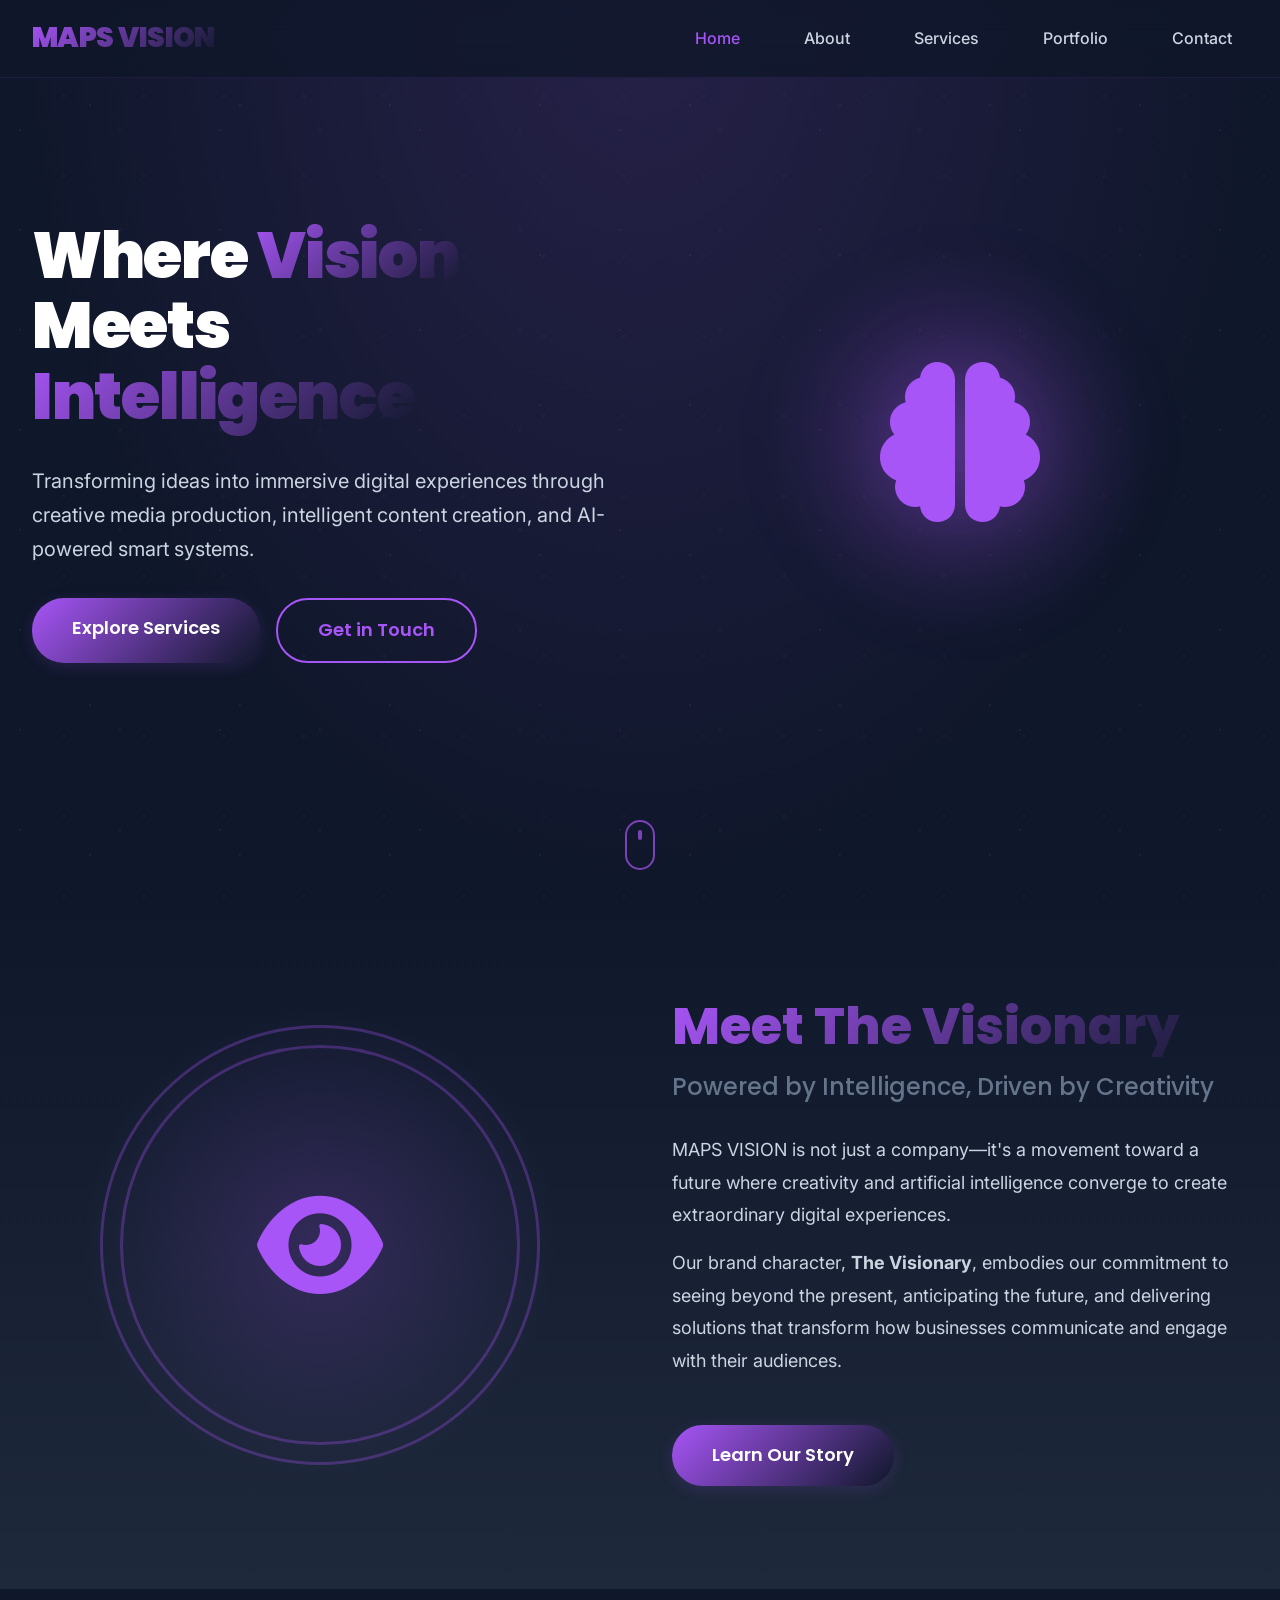
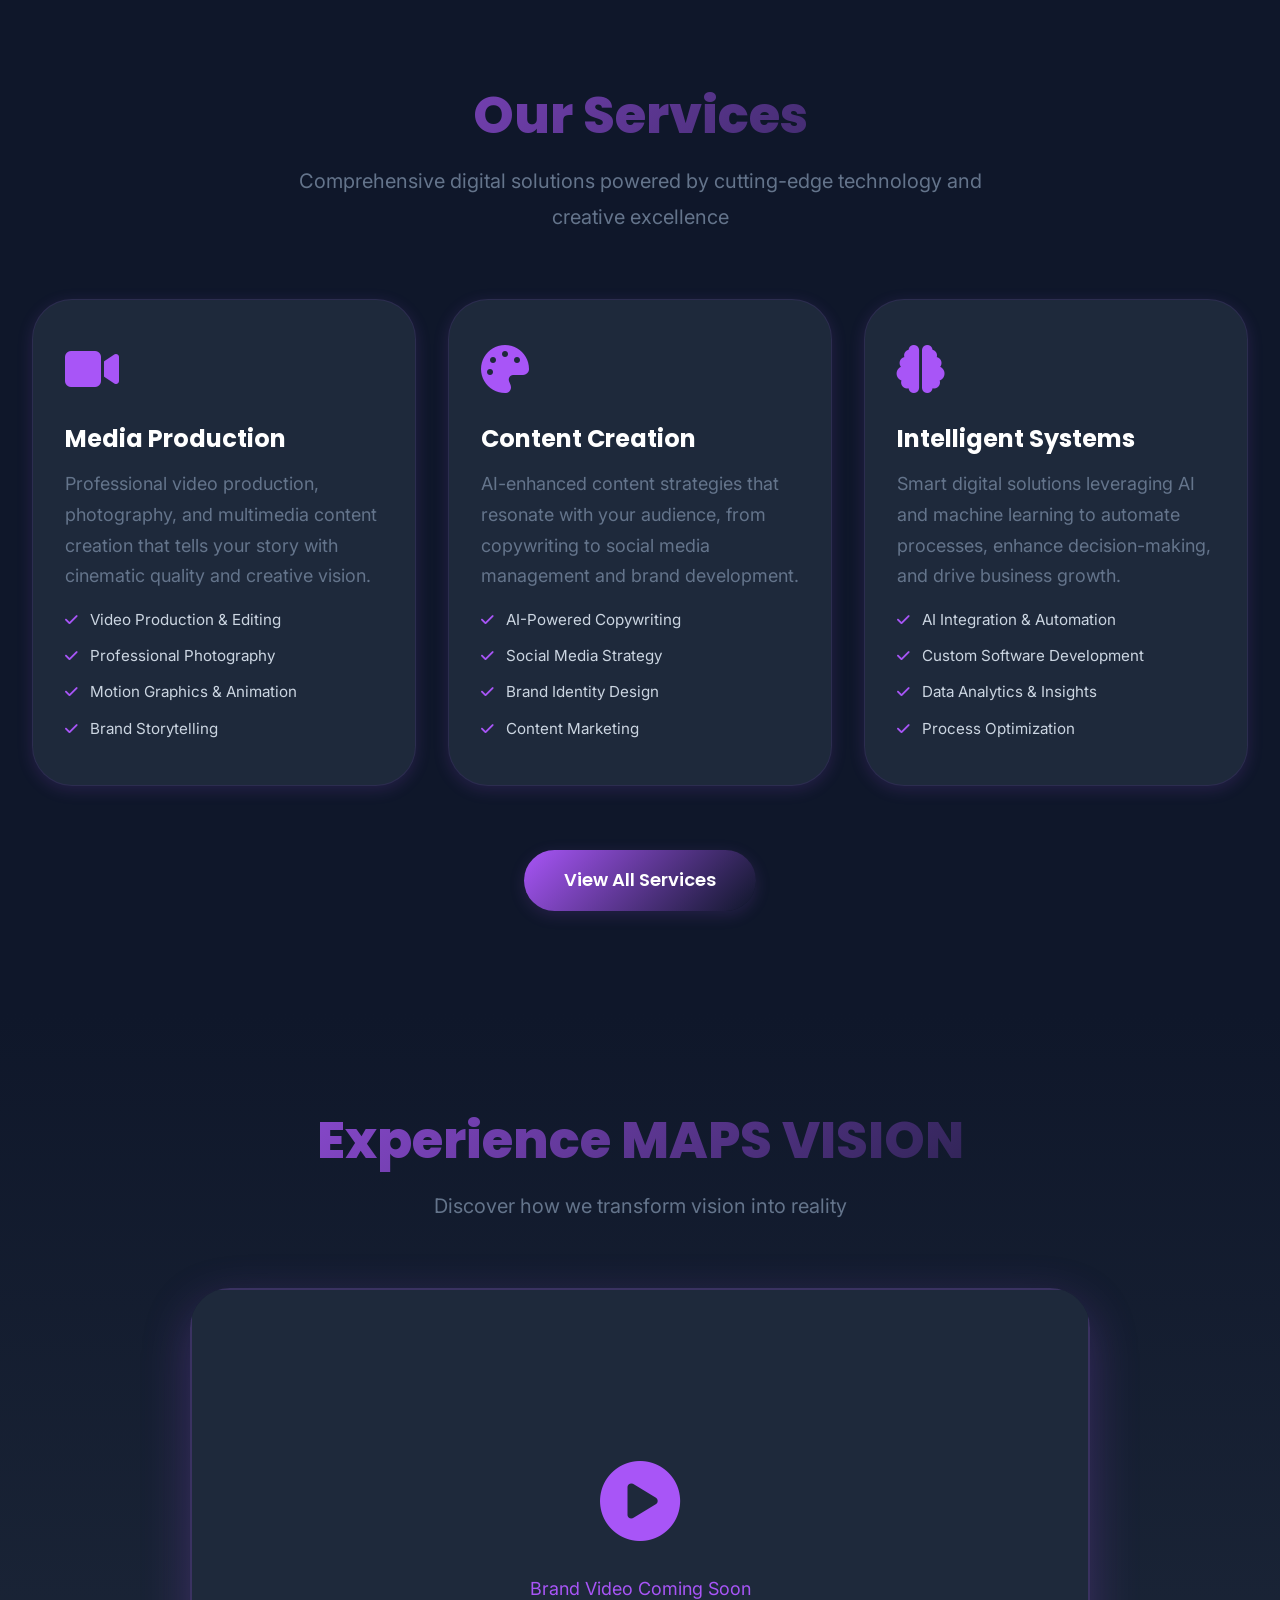
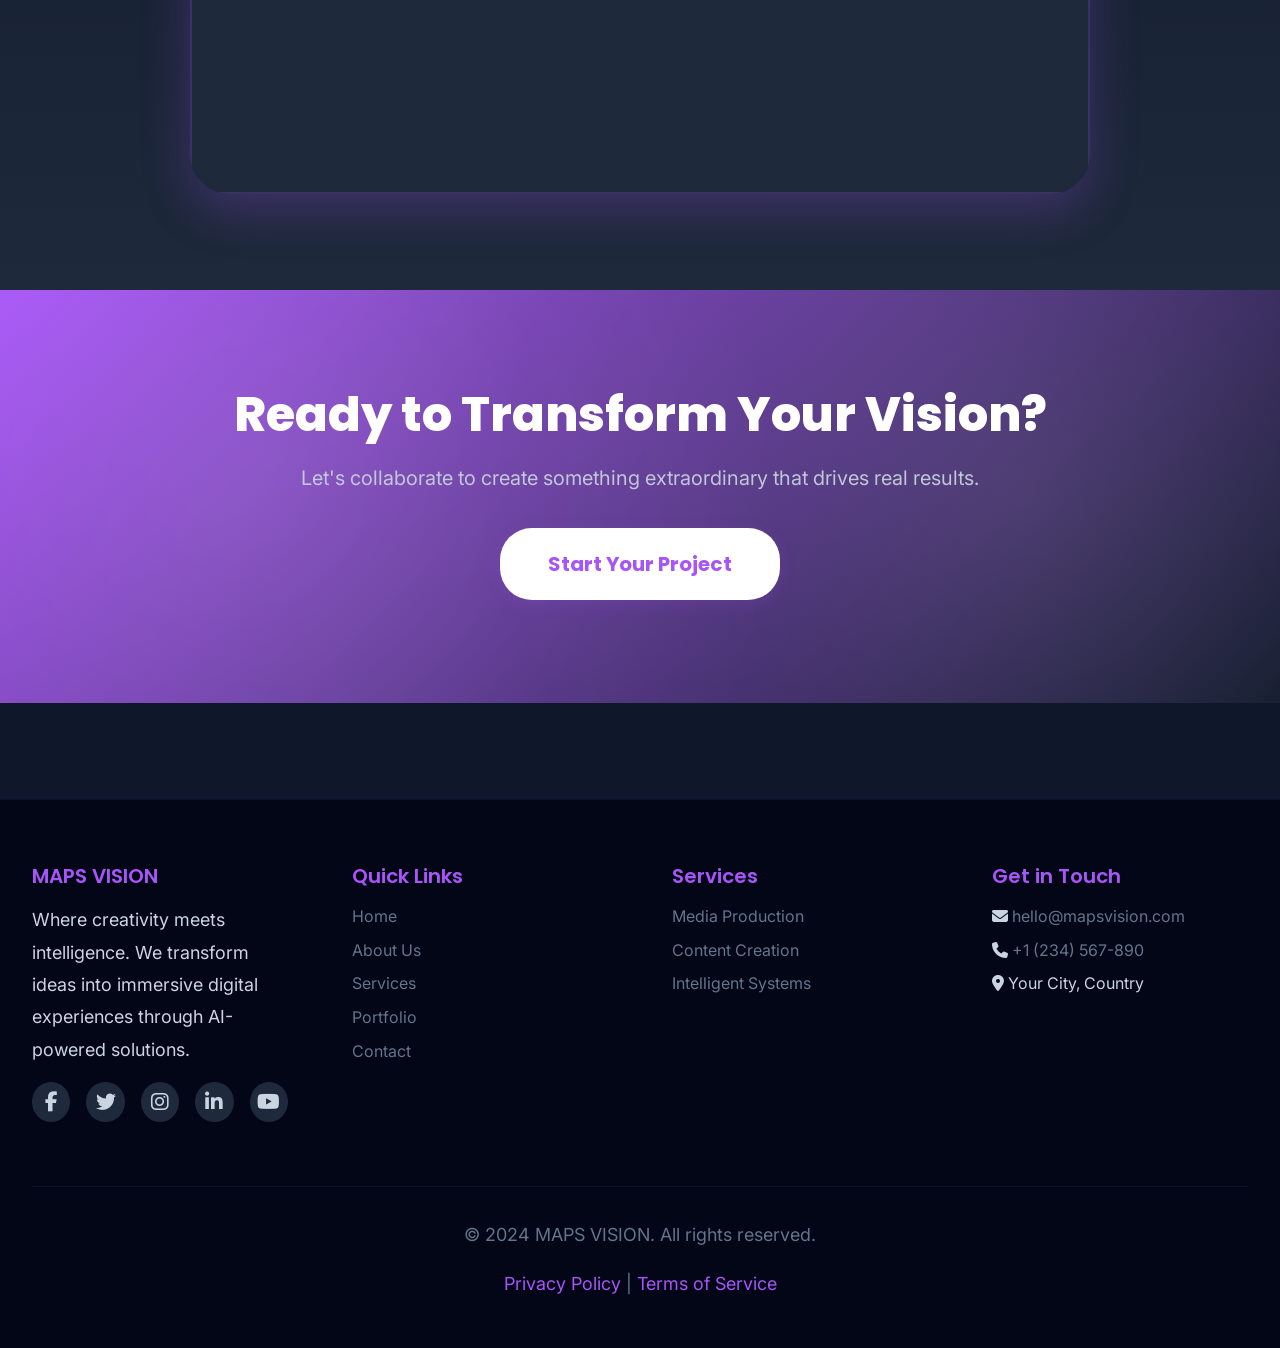
<file: maps-vision-website/index.html>
<!DOCTYPE html>
<html lang="en">
<head>
    <meta charset="UTF-8">
    <meta name="viewport" content="width=device-width, initial-scale=1.0">
    <meta name="description" content="MAPS VISION - Creative Media Production, Intelligent Content Creation, and Smart Digital Systems powered by AI">
    <meta name="keywords" content="media production, AI, content creation, digital solutions, MAPS VISION">
    <title>MAPS VISION | AI-Driven Digital Solutions & Creative Media</title>

    <!-- Stylesheets -->
    <link rel="stylesheet" href="css/styles.css">
    <link rel="stylesheet" href="css/home.css">

    <!-- Font Awesome for Icons -->
    <link rel="stylesheet" href="https://cdnjs.cloudflare.com/ajax/libs/font-awesome/6.4.0/css/all.min.css">
</head>
<body>
    <!-- Navigation -->
    <nav class="navbar">
        <div class="nav-container">
            <a href="index.html" class="logo">MAPS VISION</a>
            <ul class="nav-links" id="navLinks">
                <li><a href="index.html" class="active">Home</a></li>
                <li><a href="about.html">About</a></li>
                <li><a href="services.html">Services</a></li>
                <li><a href="portfolio.html">Portfolio</a></li>
                <li><a href="contact.html">Contact</a></li>
            </ul>
            <button class="mobile-menu-toggle" id="mobileMenuToggle">
                <i class="fas fa-bars"></i>
            </button>
        </div>
    </nav>

    <!-- Hero Section -->
    <section class="hero" id="home">
        <div class="hero-background">
            <div class="hero-gradient"></div>
            <div class="hero-particles"></div>
        </div>
        <div class="container hero-content">
            <div class="hero-text animate-fadeInUp">
                <h1 class="hero-title">
                    Where <span class="text-gradient">Vision</span> Meets<br>
                    <span class="text-gradient">Intelligence</span>
                </h1>
                <p class="hero-subtitle">
                    Transforming ideas into immersive digital experiences through creative media production,
                    intelligent content creation, and AI-powered smart systems.
                </p>
                <div class="hero-buttons">
                    <a href="services.html" class="btn btn-primary">
                        <span>Explore Services</span>
                    </a>
                    <a href="contact.html" class="btn btn-secondary">
                        <span>Get in Touch</span>
                    </a>
                </div>
            </div>
            <div class="hero-visual animate-float">
                <div class="visionary-character">
                    <div class="character-glow"></div>
                    <i class="fas fa-brain fa-10x"></i>
                </div>
            </div>
        </div>
        <div class="scroll-indicator">
            <div class="mouse">
                <div class="wheel"></div>
            </div>
        </div>
    </section>

    <!-- About Preview Section -->
    <section class="about-preview">
        <div class="container">
            <div class="about-preview-grid">
                <div class="about-preview-visual">
                    <div class="about-image-container">
                        <div class="image-glow"></div>
                        <div class="visionary-avatar">
                            <i class="fas fa-eye fa-7x"></i>
                            <div class="avatar-ring"></div>
                            <div class="avatar-ring ring-2"></div>
                        </div>
                    </div>
                </div>
                <div class="about-preview-content">
                    <h2 class="section-title">Meet The Visionary</h2>
                    <h3>Powered by Intelligence, Driven by Creativity</h3>
                    <p>
                        MAPS VISION is not just a company—it's a movement toward a future where creativity
                        and artificial intelligence converge to create extraordinary digital experiences.
                    </p>
                    <p>
                        Our brand character, <strong>The Visionary</strong>, embodies our commitment to
                        seeing beyond the present, anticipating the future, and delivering solutions that
                        transform how businesses communicate and engage with their audiences.
                    </p>
                    <a href="about.html" class="btn btn-primary mt-2">
                        <span>Learn Our Story</span>
                    </a>
                </div>
            </div>
        </div>
    </section>

    <!-- Services Preview Section -->
    <section class="services-preview">
        <div class="container">
            <div class="section-header">
                <h2 class="section-title">Our Services</h2>
                <p class="section-subtitle">
                    Comprehensive digital solutions powered by cutting-edge technology and creative excellence
                </p>
            </div>

            <div class="grid grid-3">
                <!-- Service 1: Media Production -->
                <div class="card">
                    <div class="card-content">
                        <div class="card-icon">
                            <i class="fas fa-video"></i>
                        </div>
                        <h3 class="card-title">Media Production</h3>
                        <p class="card-text">
                            Professional video production, photography, and multimedia content creation
                            that tells your story with cinematic quality and creative vision.
                        </p>
                        <ul class="service-features">
                            <li><i class="fas fa-check"></i> Video Production & Editing</li>
                            <li><i class="fas fa-check"></i> Professional Photography</li>
                            <li><i class="fas fa-check"></i> Motion Graphics & Animation</li>
                            <li><i class="fas fa-check"></i> Brand Storytelling</li>
                        </ul>
                    </div>
                </div>

                <!-- Service 2: Content Creation -->
                <div class="card">
                    <div class="card-content">
                        <div class="card-icon">
                            <i class="fas fa-palette"></i>
                        </div>
                        <h3 class="card-title">Content Creation</h3>
                        <p class="card-text">
                            AI-enhanced content strategies that resonate with your audience, from
                            copywriting to social media management and brand development.
                        </p>
                        <ul class="service-features">
                            <li><i class="fas fa-check"></i> AI-Powered Copywriting</li>
                            <li><i class="fas fa-check"></i> Social Media Strategy</li>
                            <li><i class="fas fa-check"></i> Brand Identity Design</li>
                            <li><i class="fas fa-check"></i> Content Marketing</li>
                        </ul>
                    </div>
                </div>

                <!-- Service 3: Intelligent Systems -->
                <div class="card">
                    <div class="card-content">
                        <div class="card-icon">
                            <i class="fas fa-brain"></i>
                        </div>
                        <h3 class="card-title">Intelligent Systems</h3>
                        <p class="card-text">
                            Smart digital solutions leveraging AI and machine learning to automate
                            processes, enhance decision-making, and drive business growth.
                        </p>
                        <ul class="service-features">
                            <li><i class="fas fa-check"></i> AI Integration & Automation</li>
                            <li><i class="fas fa-check"></i> Custom Software Development</li>
                            <li><i class="fas fa-check"></i> Data Analytics & Insights</li>
                            <li><i class="fas fa-check"></i> Process Optimization</li>
                        </ul>
                    </div>
                </div>
            </div>

            <div class="text-center mt-3">
                <a href="services.html" class="btn btn-primary">
                    <span>View All Services</span>
                </a>
            </div>
        </div>
    </section>

    <!-- Video Section -->
    <section class="video-section">
        <div class="container">
            <div class="section-header">
                <h2 class="section-title">Experience MAPS VISION</h2>
                <p class="section-subtitle">
                    Discover how we transform vision into reality
                </p>
            </div>
            <div class="video-container">
                <div class="video-wrapper">
                    <div class="video-placeholder">
                        <div class="animated-logo">
                            <i class="fas fa-play-circle fa-5x"></i>
                            <p class="mt-2">Brand Video Coming Soon</p>
                        </div>
                    </div>
                </div>
            </div>
        </div>
    </section>

    <!-- CTA Section -->
    <section class="cta-section">
        <div class="container">
            <div class="cta-content">
                <h2>Ready to Transform Your Vision?</h2>
                <p>Let's collaborate to create something extraordinary that drives real results.</p>
                <a href="contact.html" class="btn btn-primary btn-lg">
                    <span>Start Your Project</span>
                </a>
            </div>
        </div>
    </section>

    <!-- Footer -->
    <footer class="footer">
        <div class="container">
            <div class="footer-content">
                <!-- About Column -->
                <div class="footer-section">
                    <h4>MAPS VISION</h4>
                    <p>
                        Where creativity meets intelligence. We transform ideas into immersive
                        digital experiences through AI-powered solutions.
                    </p>
                    <div class="social-links">
                        <a href="#" class="social-link" aria-label="Facebook">
                            <i class="fab fa-facebook-f"></i>
                        </a>
                        <a href="#" class="social-link" aria-label="Twitter">
                            <i class="fab fa-twitter"></i>
                        </a>
                        <a href="#" class="social-link" aria-label="Instagram">
                            <i class="fab fa-instagram"></i>
                        </a>
                        <a href="#" class="social-link" aria-label="LinkedIn">
                            <i class="fab fa-linkedin-in"></i>
                        </a>
                        <a href="#" class="social-link" aria-label="YouTube">
                            <i class="fab fa-youtube"></i>
                        </a>
                    </div>
                </div>

                <!-- Quick Links -->
                <div class="footer-section">
                    <h4>Quick Links</h4>
                    <ul class="footer-links">
                        <li><a href="index.html">Home</a></li>
                        <li><a href="about.html">About Us</a></li>
                        <li><a href="services.html">Services</a></li>
                        <li><a href="portfolio.html">Portfolio</a></li>
                        <li><a href="contact.html">Contact</a></li>
                    </ul>
                </div>

                <!-- Services -->
                <div class="footer-section">
                    <h4>Services</h4>
                    <ul class="footer-links">
                        <li><a href="services.html#media">Media Production</a></li>
                        <li><a href="services.html#content">Content Creation</a></li>
                        <li><a href="services.html#systems">Intelligent Systems</a></li>
                    </ul>
                </div>

                <!-- Contact Info -->
                <div class="footer-section">
                    <h4>Get in Touch</h4>
                    <ul class="footer-links">
                        <li>
                            <i class="fas fa-envelope"></i>
                            <a href="mailto:hello@mapsvision.com">hello@mapsvision.com</a>
                        </li>
                        <li>
                            <i class="fas fa-phone"></i>
                            <a href="tel:+1234567890">+1 (234) 567-890</a>
                        </li>
                        <li>
                            <i class="fas fa-map-marker-alt"></i>
                            Your City, Country
                        </li>
                    </ul>
                </div>
            </div>

            <div class="footer-bottom">
                <p>&copy; 2024 MAPS VISION. All rights reserved.</p>
                <p>
                    <a href="#">Privacy Policy</a> |
                    <a href="#">Terms of Service</a>
                </p>
            </div>
        </div>
    </footer>

    <!-- JavaScript -->
    <script src="js/main.js"></script>
</body>
</html>
</file>
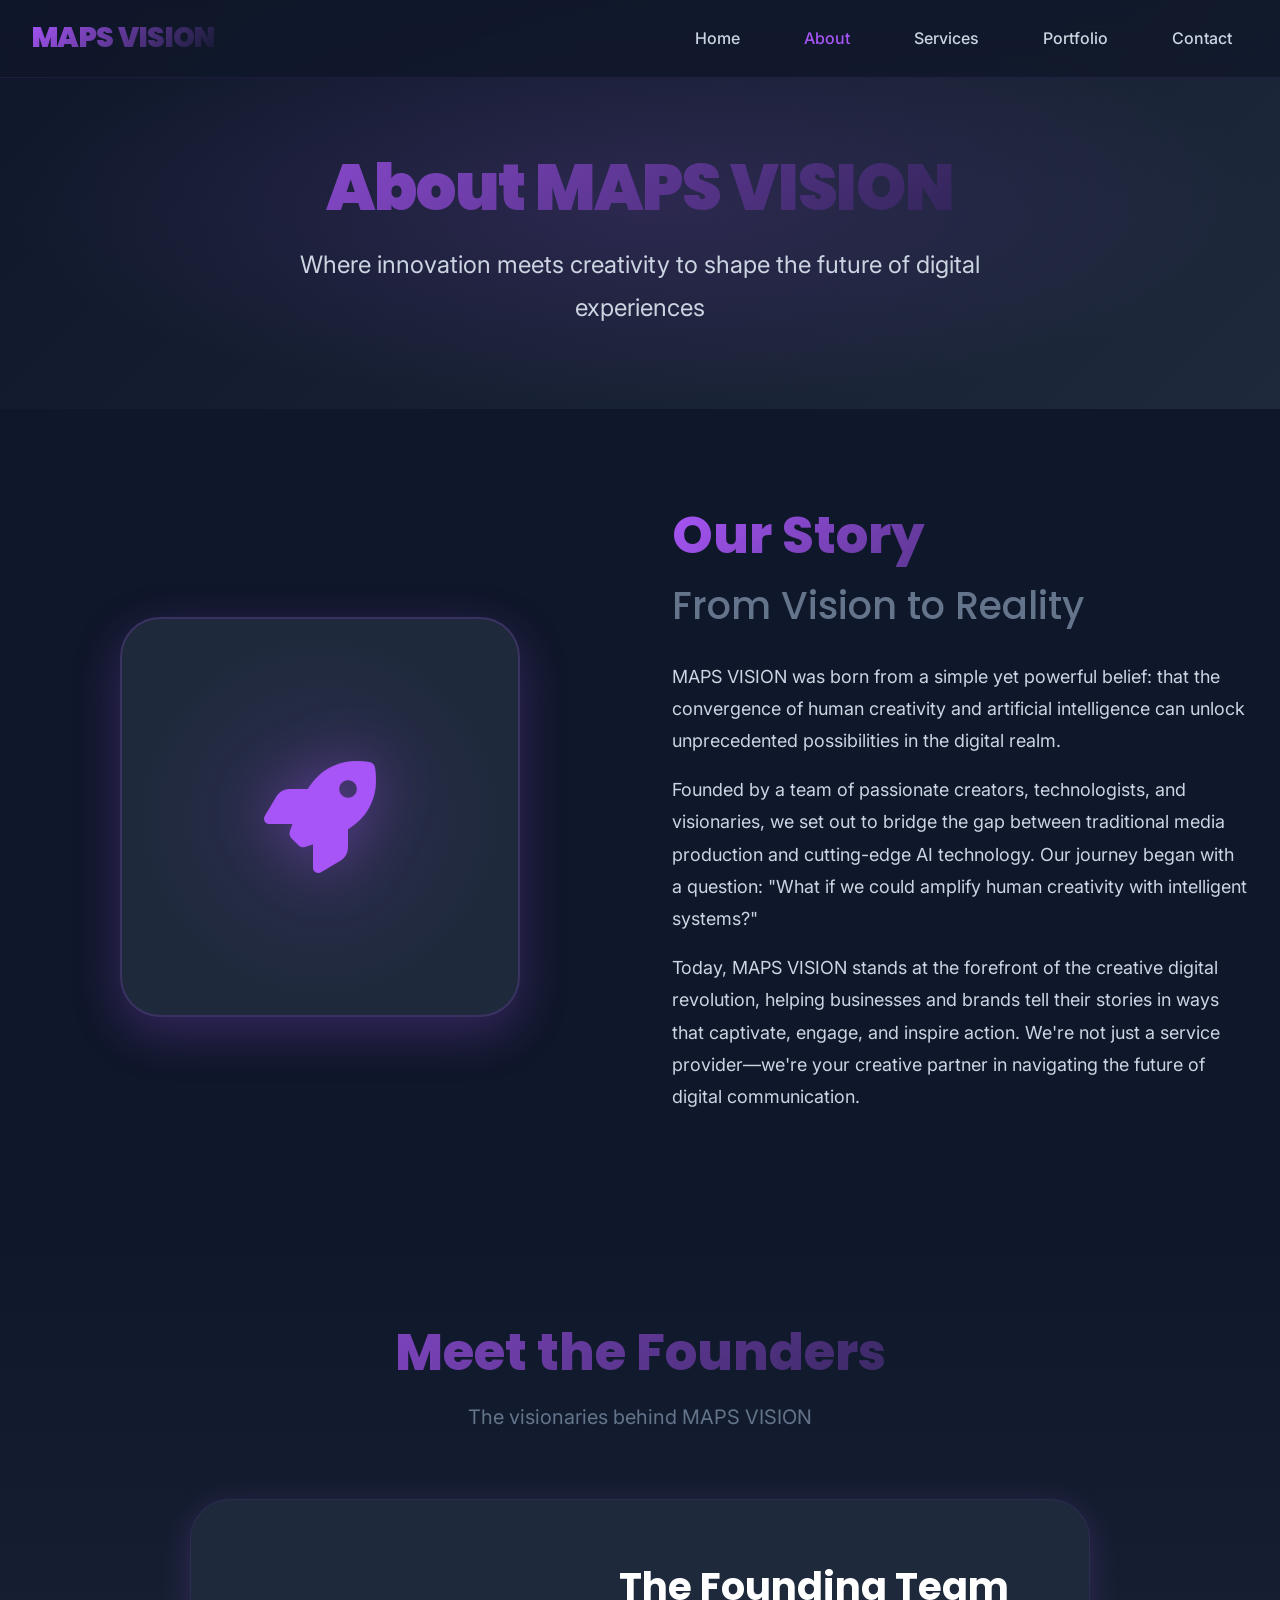
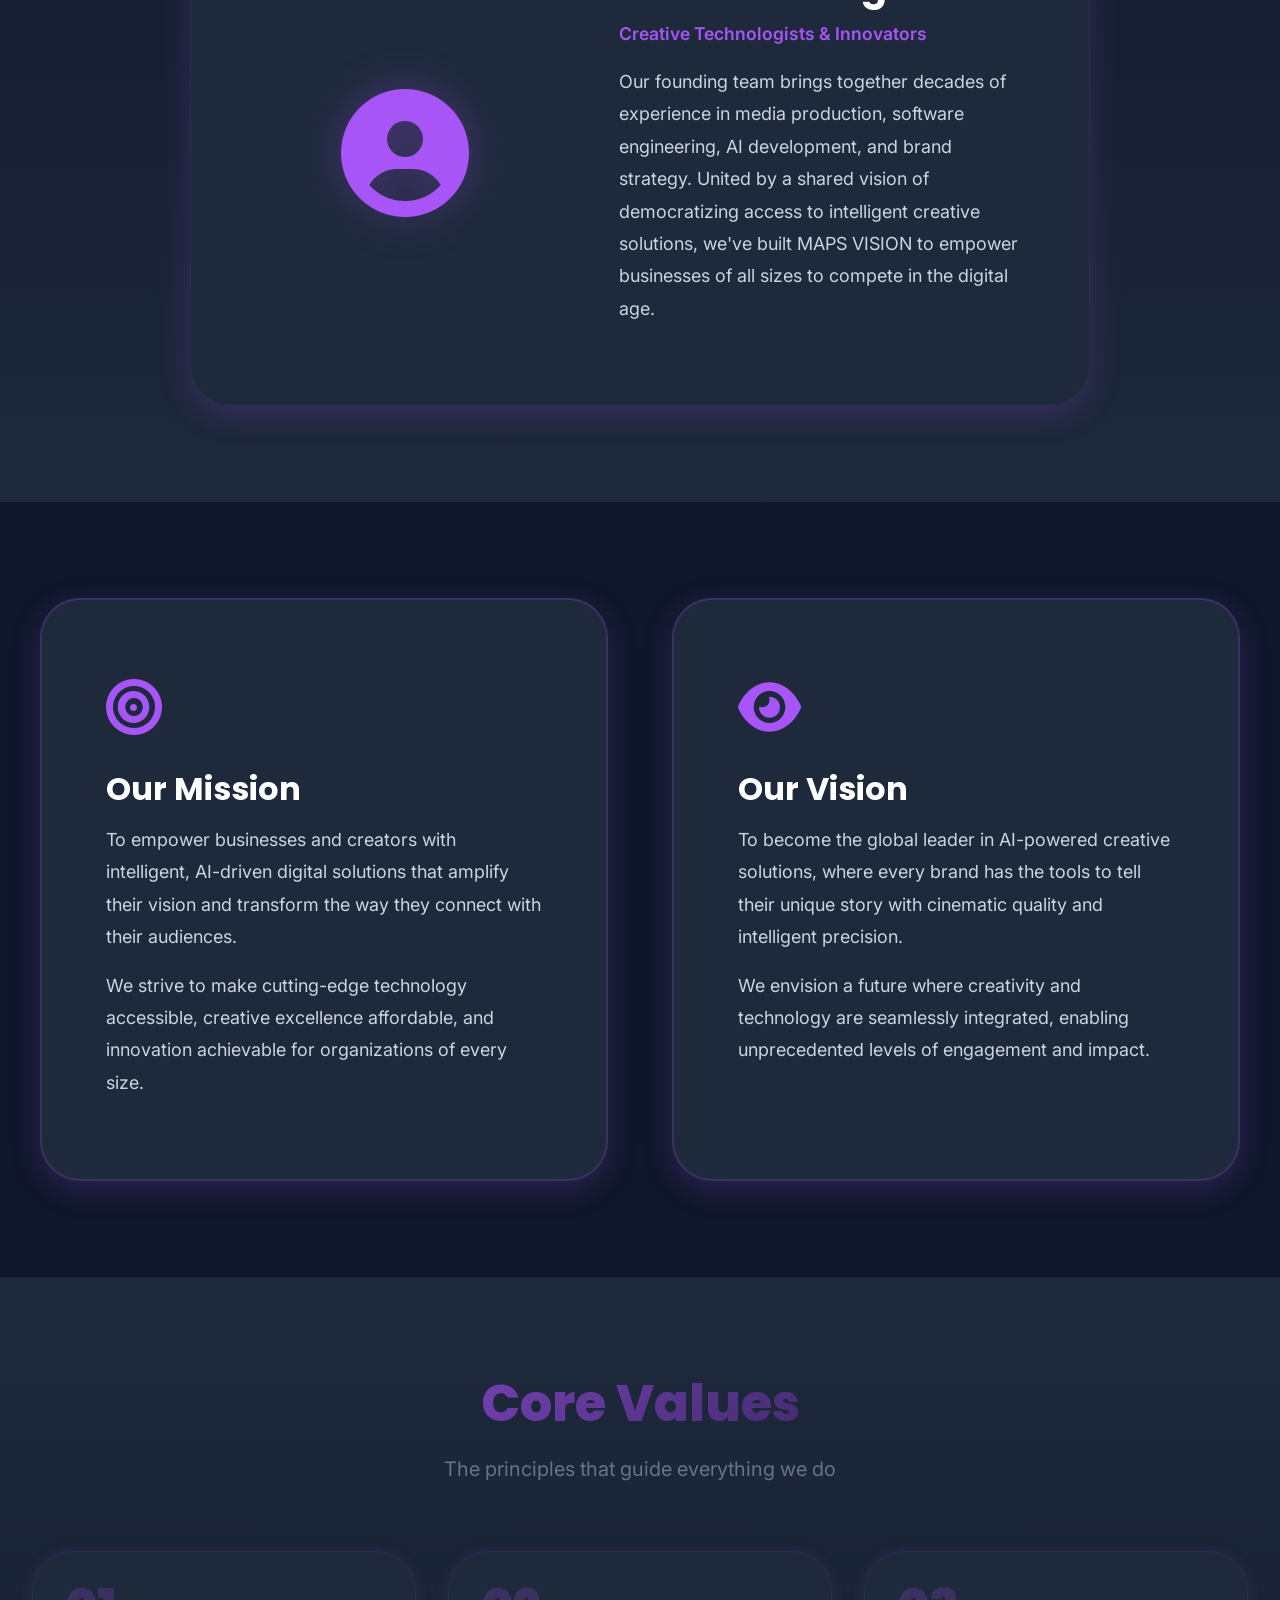
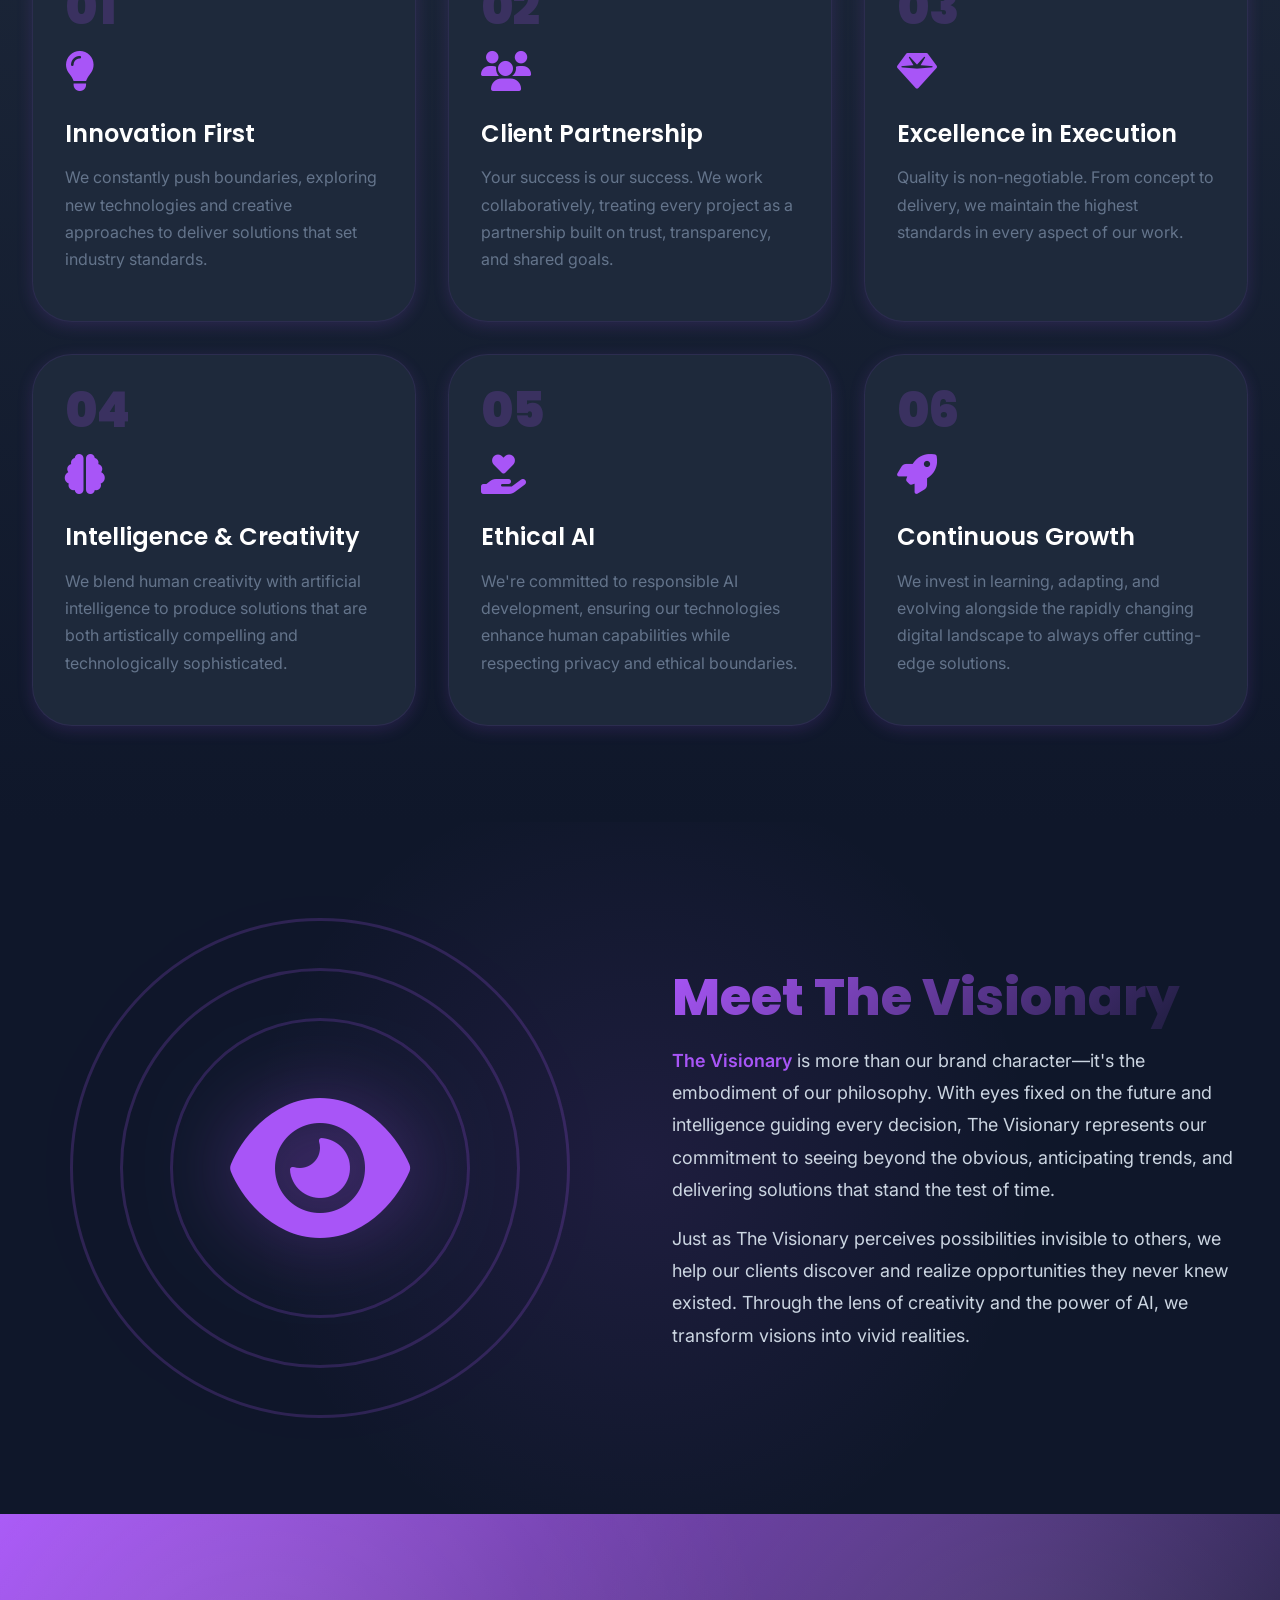
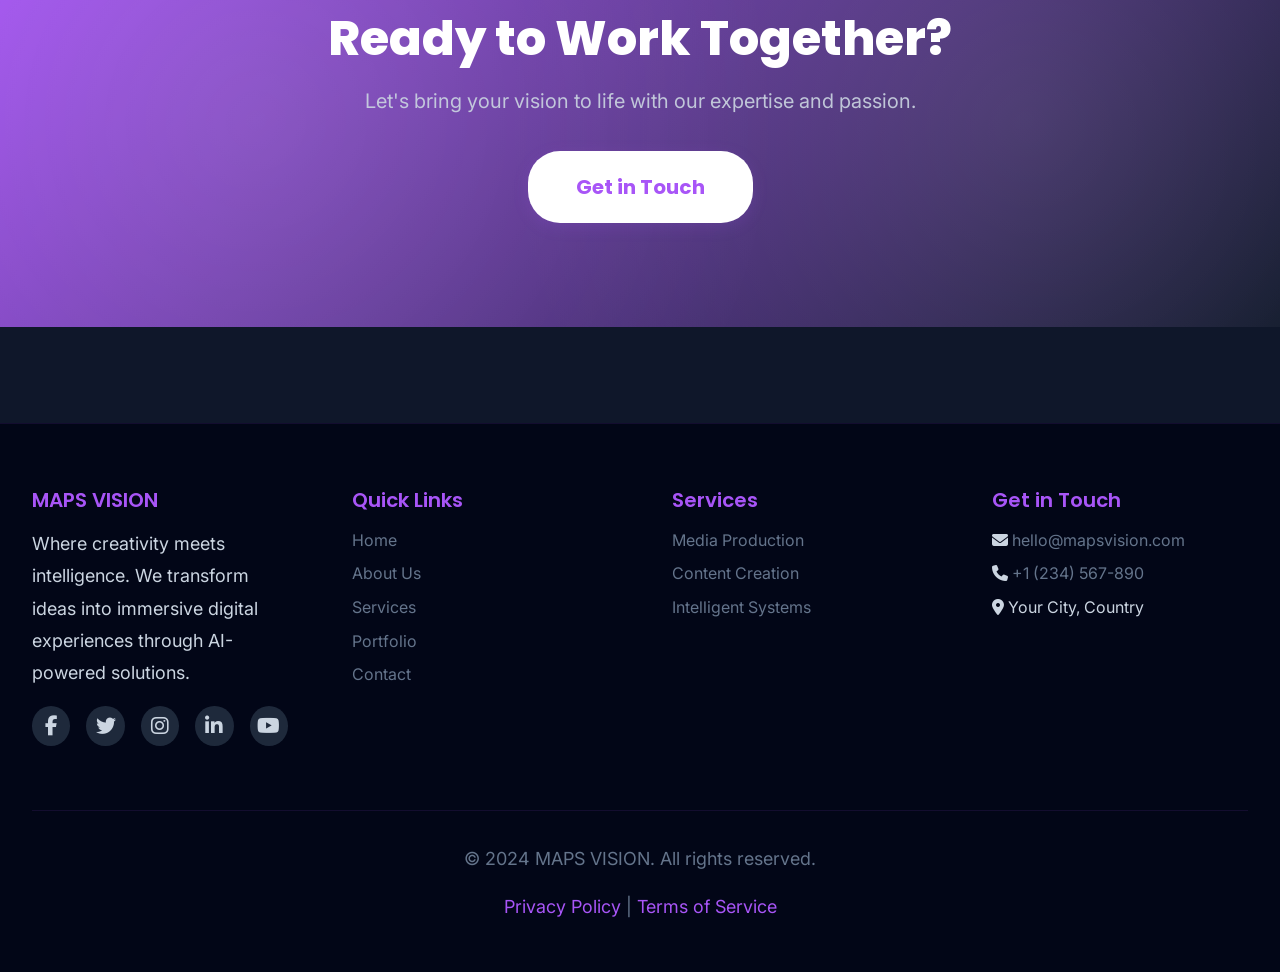
<file: maps-vision-website/about.html>
<!DOCTYPE html>
<html lang="en">
<head>
    <meta charset="UTF-8">
    <meta name="viewport" content="width=device-width, initial-scale=1.0">
    <meta name="description" content="Learn about MAPS VISION - Our story, mission, vision, and core values">
    <title>About Us | MAPS VISION</title>

    <!-- Stylesheets -->
    <link rel="stylesheet" href="css/styles.css">
    <link rel="stylesheet" href="css/about.css">

    <!-- Font Awesome for Icons -->
    <link rel="stylesheet" href="https://cdnjs.cloudflare.com/ajax/libs/font-awesome/6.4.0/css/all.min.css">
</head>
<body>
    <!-- Navigation -->
    <nav class="navbar">
        <div class="nav-container">
            <a href="index.html" class="logo">MAPS VISION</a>
            <ul class="nav-links" id="navLinks">
                <li><a href="index.html">Home</a></li>
                <li><a href="about.html" class="active">About</a></li>
                <li><a href="services.html">Services</a></li>
                <li><a href="portfolio.html">Portfolio</a></li>
                <li><a href="contact.html">Contact</a></li>
            </ul>
            <button class="mobile-menu-toggle" id="mobileMenuToggle">
                <i class="fas fa-bars"></i>
            </button>
        </div>
    </nav>

    <!-- Page Header -->
    <section class="page-header">
        <div class="container">
            <h1 class="page-title">About MAPS VISION</h1>
            <p class="page-subtitle">
                Where innovation meets creativity to shape the future of digital experiences
            </p>
        </div>
    </section>

    <!-- Our Story Section -->
    <section class="our-story">
        <div class="container">
            <div class="story-grid">
                <div class="story-visual">
                    <div class="story-image">
                        <div class="image-overlay"></div>
                        <div class="story-icon">
                            <i class="fas fa-rocket fa-7x"></i>
                        </div>
                    </div>
                </div>
                <div class="story-content">
                    <h2 class="section-title">Our Story</h2>
                    <h3>From Vision to Reality</h3>
                    <p>
                        MAPS VISION was born from a simple yet powerful belief: that the convergence of human
                        creativity and artificial intelligence can unlock unprecedented possibilities in the
                        digital realm.
                    </p>
                    <p>
                        Founded by a team of passionate creators, technologists, and visionaries, we set out to
                        bridge the gap between traditional media production and cutting-edge AI technology. Our
                        journey began with a question: "What if we could amplify human creativity with intelligent
                        systems?"
                    </p>
                    <p>
                        Today, MAPS VISION stands at the forefront of the creative digital revolution, helping
                        businesses and brands tell their stories in ways that captivate, engage, and inspire
                        action. We're not just a service provider—we're your creative partner in navigating the
                        future of digital communication.
                    </p>
                </div>
            </div>
        </div>
    </section>

    <!-- Founders Section -->
    <section class="founders-section">
        <div class="container">
            <div class="section-header">
                <h2 class="section-title">Meet the Founders</h2>
                <p class="section-subtitle">
                    The visionaries behind MAPS VISION
                </p>
            </div>
            <div class="founders-content">
                <div class="founders-card">
                    <div class="founder-image">
                        <div class="founder-avatar">
                            <i class="fas fa-user-circle fa-8x"></i>
                        </div>
                    </div>
                    <div class="founder-info">
                        <h3>The Founding Team</h3>
                        <p class="founder-role">Creative Technologists & Innovators</p>
                        <p class="founder-bio">
                            Our founding team brings together decades of experience in media production,
                            software engineering, AI development, and brand strategy. United by a shared
                            vision of democratizing access to intelligent creative solutions, we've built
                            MAPS VISION to empower businesses of all sizes to compete in the digital age.
                        </p>
                    </div>
                </div>
            </div>
        </div>
    </section>

    <!-- Mission & Vision Section -->
    <section class="mission-vision">
        <div class="container">
            <div class="mv-grid">
                <!-- Mission -->
                <div class="mv-card">
                    <div class="mv-icon">
                        <i class="fas fa-bullseye"></i>
                    </div>
                    <h3>Our Mission</h3>
                    <p>
                        To empower businesses and creators with intelligent, AI-driven digital solutions
                        that amplify their vision and transform the way they connect with their audiences.
                    </p>
                    <p>
                        We strive to make cutting-edge technology accessible, creative excellence affordable,
                        and innovation achievable for organizations of every size.
                    </p>
                </div>

                <!-- Vision -->
                <div class="mv-card">
                    <div class="mv-icon">
                        <i class="fas fa-eye"></i>
                    </div>
                    <h3>Our Vision</h3>
                    <p>
                        To become the global leader in AI-powered creative solutions, where every brand has
                        the tools to tell their unique story with cinematic quality and intelligent precision.
                    </p>
                    <p>
                        We envision a future where creativity and technology are seamlessly integrated,
                        enabling unprecedented levels of engagement and impact.
                    </p>
                </div>
            </div>
        </div>
    </section>

    <!-- Core Values Section -->
    <section class="core-values">
        <div class="container">
            <div class="section-header">
                <h2 class="section-title">Core Values</h2>
                <p class="section-subtitle">
                    The principles that guide everything we do
                </p>
            </div>

            <div class="values-grid">
                <!-- Value 1 -->
                <div class="value-card">
                    <div class="value-number">01</div>
                    <div class="value-icon">
                        <i class="fas fa-lightbulb"></i>
                    </div>
                    <h4>Innovation First</h4>
                    <p>
                        We constantly push boundaries, exploring new technologies and creative approaches
                        to deliver solutions that set industry standards.
                    </p>
                </div>

                <!-- Value 2 -->
                <div class="value-card">
                    <div class="value-number">02</div>
                    <div class="value-icon">
                        <i class="fas fa-users"></i>
                    </div>
                    <h4>Client Partnership</h4>
                    <p>
                        Your success is our success. We work collaboratively, treating every project as
                        a partnership built on trust, transparency, and shared goals.
                    </p>
                </div>

                <!-- Value 3 -->
                <div class="value-card">
                    <div class="value-number">03</div>
                    <div class="value-icon">
                        <i class="fas fa-gem"></i>
                    </div>
                    <h4>Excellence in Execution</h4>
                    <p>
                        Quality is non-negotiable. From concept to delivery, we maintain the highest
                        standards in every aspect of our work.
                    </p>
                </div>

                <!-- Value 4 -->
                <div class="value-card">
                    <div class="value-number">04</div>
                    <div class="value-icon">
                        <i class="fas fa-brain"></i>
                    </div>
                    <h4>Intelligence & Creativity</h4>
                    <p>
                        We blend human creativity with artificial intelligence to produce solutions that
                        are both artistically compelling and technologically sophisticated.
                    </p>
                </div>

                <!-- Value 5 -->
                <div class="value-card">
                    <div class="value-number">05</div>
                    <div class="value-icon">
                        <i class="fas fa-hand-holding-heart"></i>
                    </div>
                    <h4>Ethical AI</h4>
                    <p>
                        We're committed to responsible AI development, ensuring our technologies enhance
                        human capabilities while respecting privacy and ethical boundaries.
                    </p>
                </div>

                <!-- Value 6 -->
                <div class="value-card">
                    <div class="value-number">06</div>
                    <div class="value-icon">
                        <i class="fas fa-rocket"></i>
                    </div>
                    <h4>Continuous Growth</h4>
                    <p>
                        We invest in learning, adapting, and evolving alongside the rapidly changing
                        digital landscape to always offer cutting-edge solutions.
                    </p>
                </div>
            </div>
        </div>
    </section>

    <!-- The Visionary Section -->
    <section class="visionary-section">
        <div class="container">
            <div class="visionary-content">
                <div class="visionary-character-large">
                    <div class="character-rings">
                        <div class="ring"></div>
                        <div class="ring ring-2"></div>
                        <div class="ring ring-3"></div>
                    </div>
                    <i class="fas fa-eye fa-10x"></i>
                </div>
                <div class="visionary-text">
                    <h2 class="section-title">Meet The Visionary</h2>
                    <p>
                        <strong>The Visionary</strong> is more than our brand character—it's the embodiment
                        of our philosophy. With eyes fixed on the future and intelligence guiding every
                        decision, The Visionary represents our commitment to seeing beyond the obvious,
                        anticipating trends, and delivering solutions that stand the test of time.
                    </p>
                    <p>
                        Just as The Visionary perceives possibilities invisible to others, we help our
                        clients discover and realize opportunities they never knew existed. Through the
                        lens of creativity and the power of AI, we transform visions into vivid realities.
                    </p>
                </div>
            </div>
        </div>
    </section>

    <!-- CTA Section -->
    <section class="cta-section">
        <div class="container">
            <div class="cta-content">
                <h2>Ready to Work Together?</h2>
                <p>Let's bring your vision to life with our expertise and passion.</p>
                <a href="contact.html" class="btn btn-primary btn-lg">
                    <span>Get in Touch</span>
                </a>
            </div>
        </div>
    </section>

    <!-- Footer -->
    <footer class="footer">
        <div class="container">
            <div class="footer-content">
                <!-- About Column -->
                <div class="footer-section">
                    <h4>MAPS VISION</h4>
                    <p>
                        Where creativity meets intelligence. We transform ideas into immersive
                        digital experiences through AI-powered solutions.
                    </p>
                    <div class="social-links">
                        <a href="#" class="social-link" aria-label="Facebook">
                            <i class="fab fa-facebook-f"></i>
                        </a>
                        <a href="#" class="social-link" aria-label="Twitter">
                            <i class="fab fa-twitter"></i>
                        </a>
                        <a href="#" class="social-link" aria-label="Instagram">
                            <i class="fab fa-instagram"></i>
                        </a>
                        <a href="#" class="social-link" aria-label="LinkedIn">
                            <i class="fab fa-linkedin-in"></i>
                        </a>
                        <a href="#" class="social-link" aria-label="YouTube">
                            <i class="fab fa-youtube"></i>
                        </a>
                    </div>
                </div>

                <!-- Quick Links -->
                <div class="footer-section">
                    <h4>Quick Links</h4>
                    <ul class="footer-links">
                        <li><a href="index.html">Home</a></li>
                        <li><a href="about.html">About Us</a></li>
                        <li><a href="services.html">Services</a></li>
                        <li><a href="portfolio.html">Portfolio</a></li>
                        <li><a href="contact.html">Contact</a></li>
                    </ul>
                </div>

                <!-- Services -->
                <div class="footer-section">
                    <h4>Services</h4>
                    <ul class="footer-links">
                        <li><a href="services.html#media">Media Production</a></li>
                        <li><a href="services.html#content">Content Creation</a></li>
                        <li><a href="services.html#systems">Intelligent Systems</a></li>
                    </ul>
                </div>

                <!-- Contact Info -->
                <div class="footer-section">
                    <h4>Get in Touch</h4>
                    <ul class="footer-links">
                        <li>
                            <i class="fas fa-envelope"></i>
                            <a href="mailto:hello@mapsvision.com">hello@mapsvision.com</a>
                        </li>
                        <li>
                            <i class="fas fa-phone"></i>
                            <a href="tel:+1234567890">+1 (234) 567-890</a>
                        </li>
                        <li>
                            <i class="fas fa-map-marker-alt"></i>
                            Your City, Country
                        </li>
                    </ul>
                </div>
            </div>

            <div class="footer-bottom">
                <p>&copy; 2024 MAPS VISION. All rights reserved.</p>
                <p>
                    <a href="#">Privacy Policy</a> |
                    <a href="#">Terms of Service</a>
                </p>
            </div>
        </div>
    </footer>

    <!-- JavaScript -->
    <script src="js/main.js"></script>
</body>
</html>
</file>
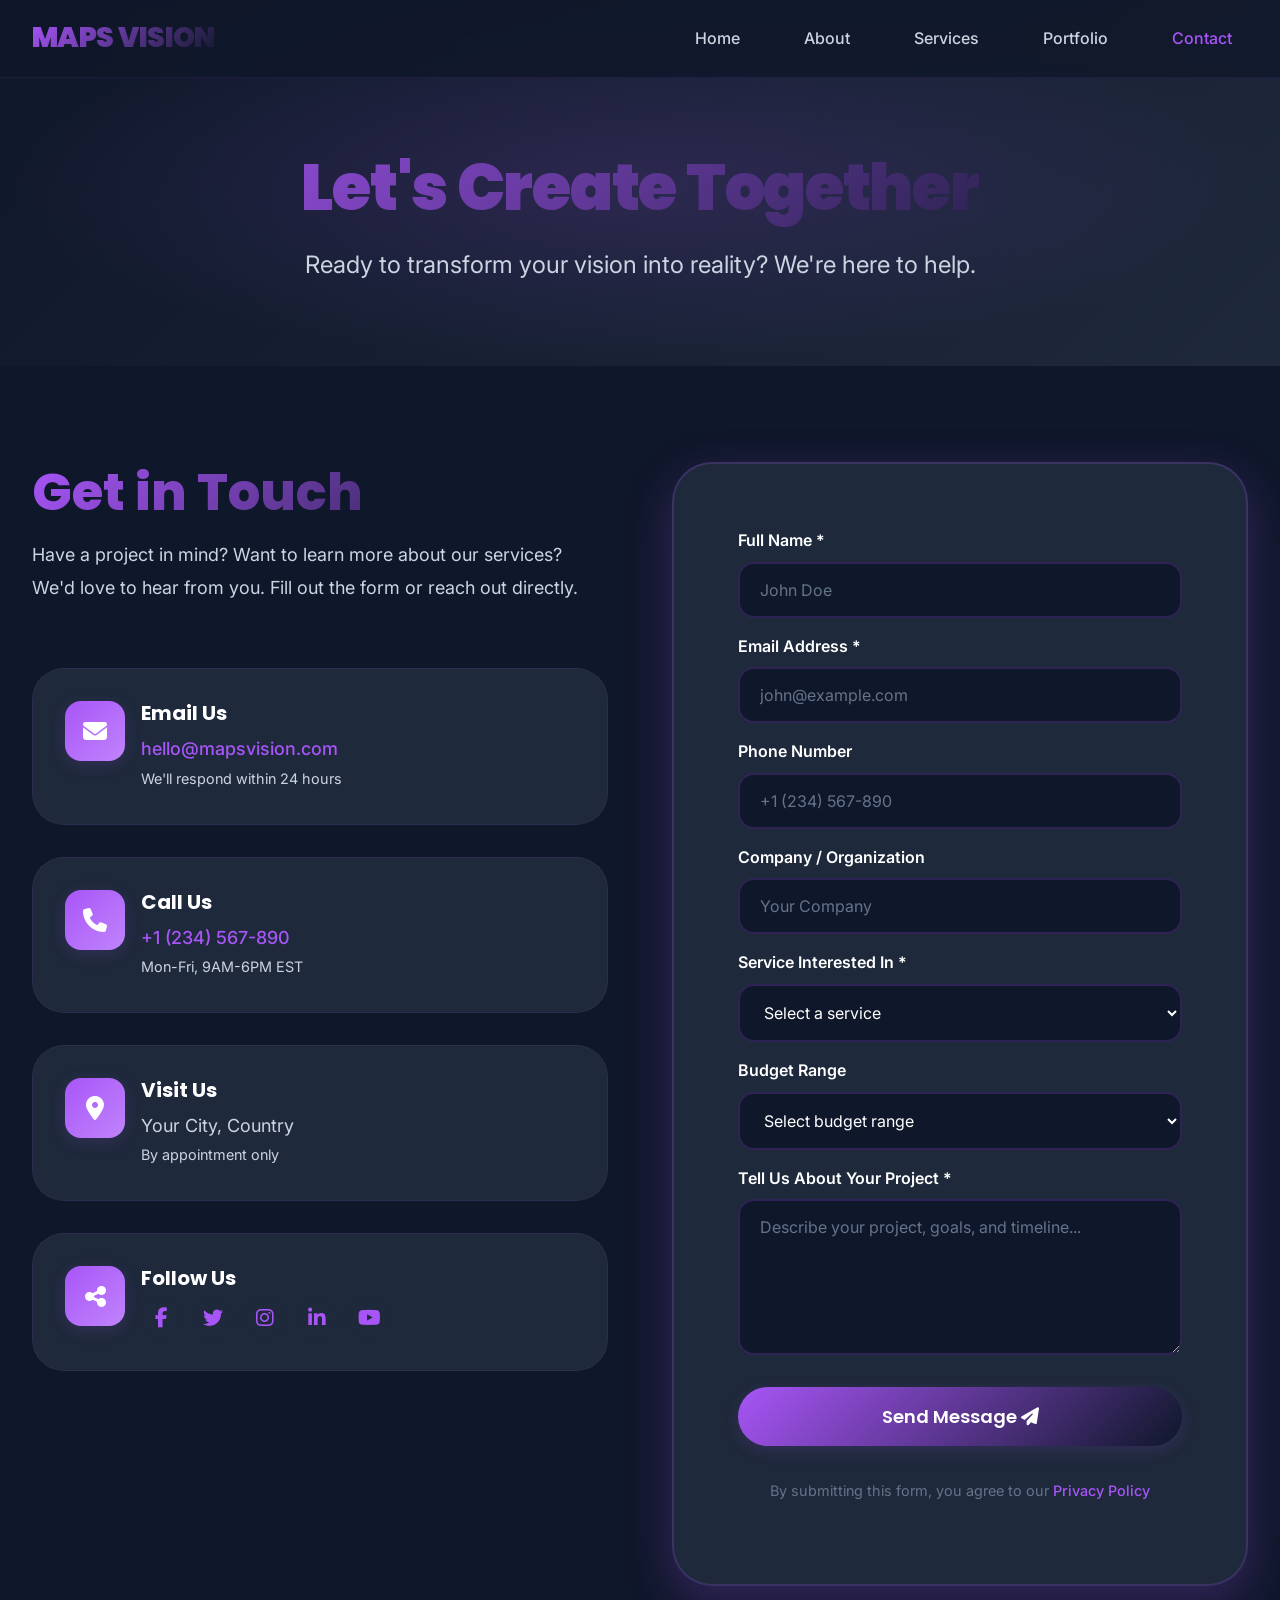
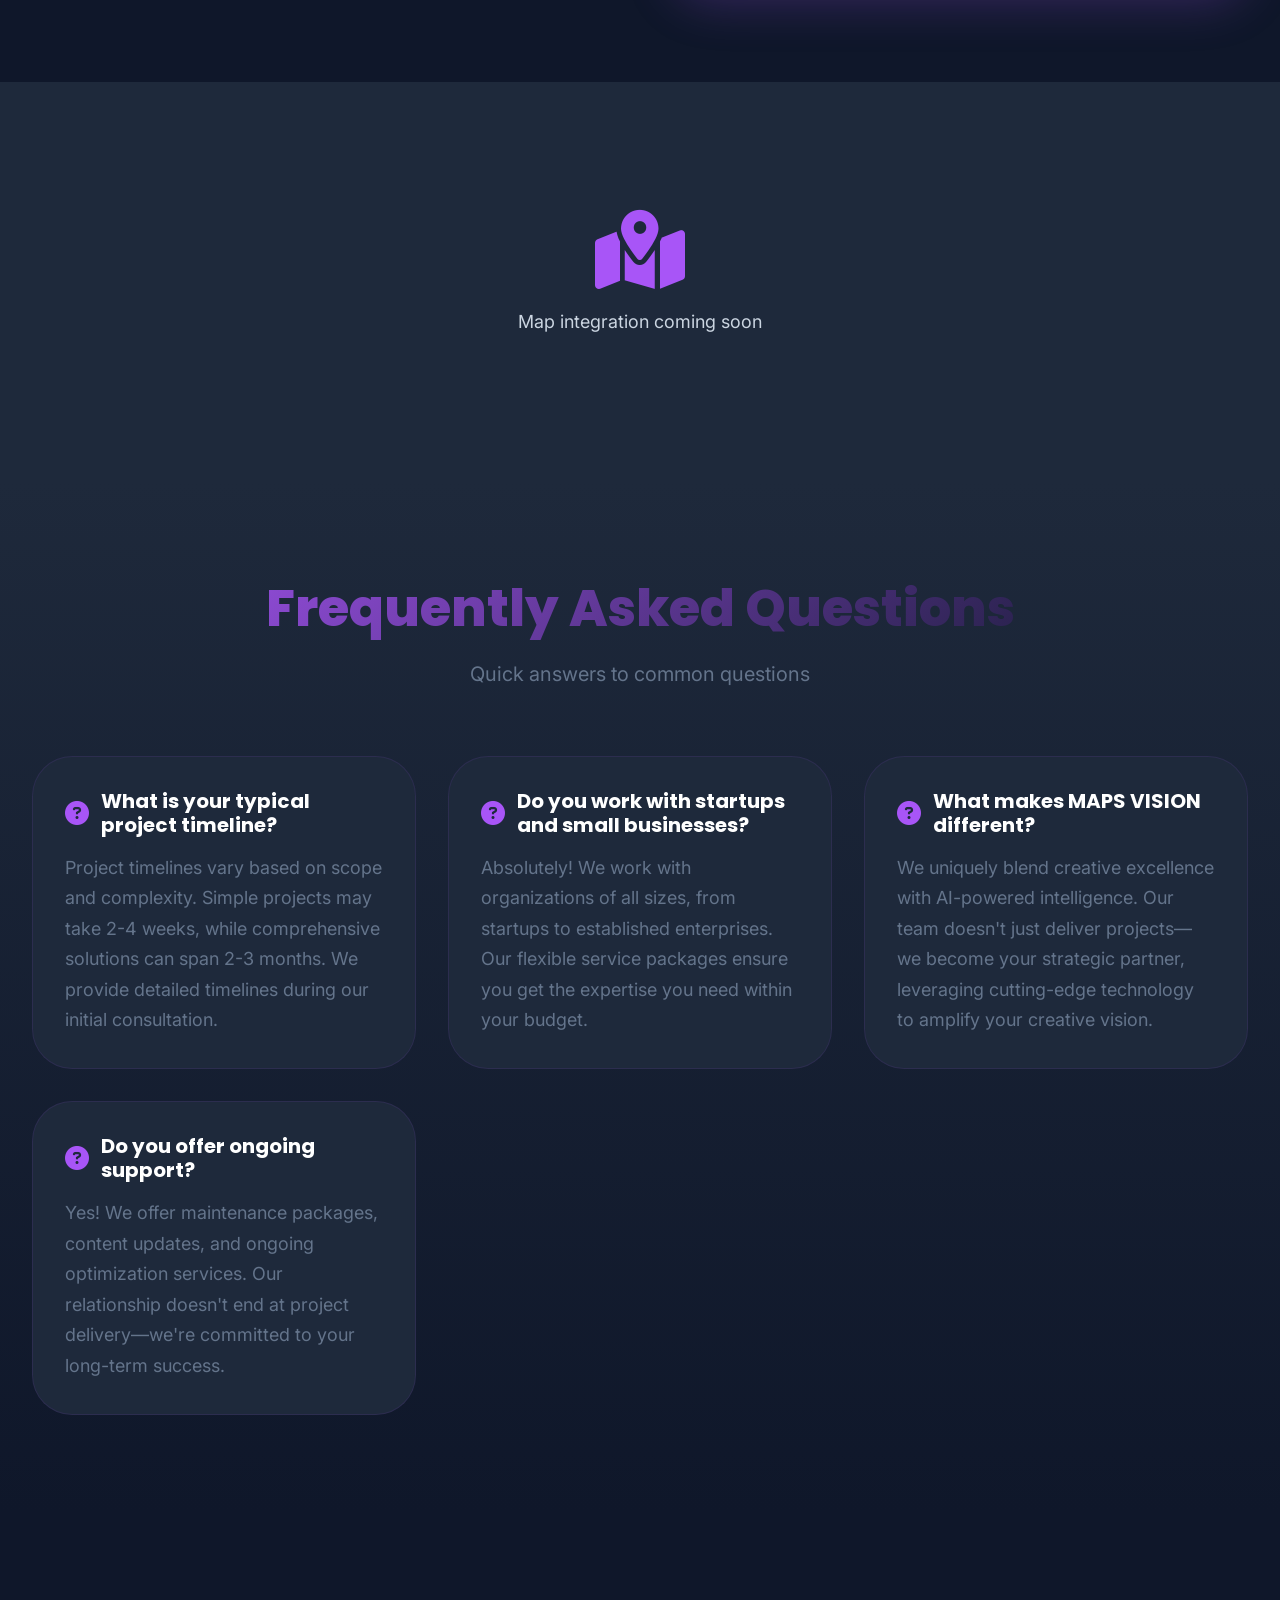
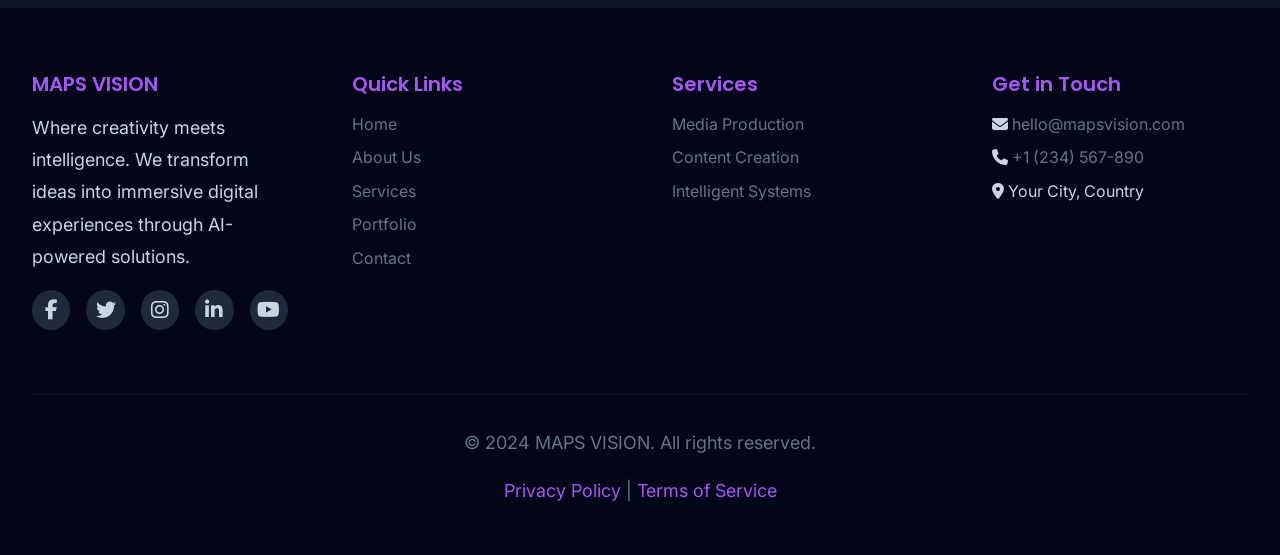
<file: maps-vision-website/contact.html>
<!DOCTYPE html>
<html lang="en">
<head>
    <meta charset="UTF-8">
    <meta name="viewport" content="width=device-width, initial-scale=1.0">
    <meta name="description" content="Get in touch with MAPS VISION for your next project">
    <title>Contact Us | MAPS VISION</title>

    <!-- Stylesheets -->
    <link rel="stylesheet" href="css/styles.css">
    <link rel="stylesheet" href="css/contact.css">

    <!-- Font Awesome for Icons -->
    <link rel="stylesheet" href="https://cdnjs.cloudflare.com/ajax/libs/font-awesome/6.4.0/css/all.min.css">
</head>
<body>
    <!-- Navigation -->
    <nav class="navbar">
        <div class="nav-container">
            <a href="index.html" class="logo">MAPS VISION</a>
            <ul class="nav-links" id="navLinks">
                <li><a href="index.html">Home</a></li>
                <li><a href="about.html">About</a></li>
                <li><a href="services.html">Services</a></li>
                <li><a href="portfolio.html">Portfolio</a></li>
                <li><a href="contact.html" class="active">Contact</a></li>
            </ul>
            <button class="mobile-menu-toggle" id="mobileMenuToggle">
                <i class="fas fa-bars"></i>
            </button>
        </div>
    </nav>

    <!-- Page Header -->
    <section class="page-header">
        <div class="container">
            <h1 class="page-title">Let's Create Together</h1>
            <p class="page-subtitle">
                Ready to transform your vision into reality? We're here to help.
            </p>
        </div>
    </section>

    <!-- Contact Section -->
    <section class="contact-section">
        <div class="container">
            <div class="contact-grid">
                <!-- Contact Information -->
                <div class="contact-info">
                    <h2 class="section-title">Get in Touch</h2>
                    <p class="contact-intro">
                        Have a project in mind? Want to learn more about our services?
                        We'd love to hear from you. Fill out the form or reach out directly.
                    </p>

                    <div class="contact-methods">
                        <!-- Email -->
                        <div class="contact-method">
                            <div class="method-icon">
                                <i class="fas fa-envelope"></i>
                            </div>
                            <div class="method-details">
                                <h3>Email Us</h3>
                                <p><a href="mailto:hello@mapsvision.com">hello@mapsvision.com</a></p>
                                <p class="method-note">We'll respond within 24 hours</p>
                            </div>
                        </div>

                        <!-- Phone -->
                        <div class="contact-method">
                            <div class="method-icon">
                                <i class="fas fa-phone"></i>
                            </div>
                            <div class="method-details">
                                <h3>Call Us</h3>
                                <p><a href="tel:+1234567890">+1 (234) 567-890</a></p>
                                <p class="method-note">Mon-Fri, 9AM-6PM EST</p>
                            </div>
                        </div>

                        <!-- Location -->
                        <div class="contact-method">
                            <div class="method-icon">
                                <i class="fas fa-map-marker-alt"></i>
                            </div>
                            <div class="method-details">
                                <h3>Visit Us</h3>
                                <p>Your City, Country</p>
                                <p class="method-note">By appointment only</p>
                            </div>
                        </div>

                        <!-- Social Media -->
                        <div class="contact-method">
                            <div class="method-icon">
                                <i class="fas fa-share-alt"></i>
                            </div>
                            <div class="method-details">
                                <h3>Follow Us</h3>
                                <div class="social-links-contact">
                                    <a href="#" class="social-link" aria-label="Facebook">
                                        <i class="fab fa-facebook-f"></i>
                                    </a>
                                    <a href="#" class="social-link" aria-label="Twitter">
                                        <i class="fab fa-twitter"></i>
                                    </a>
                                    <a href="#" class="social-link" aria-label="Instagram">
                                        <i class="fab fa-instagram"></i>
                                    </a>
                                    <a href="#" class="social-link" aria-label="LinkedIn">
                                        <i class="fab fa-linkedin-in"></i>
                                    </a>
                                    <a href="#" class="social-link" aria-label="YouTube">
                                        <i class="fab fa-youtube"></i>
                                    </a>
                                </div>
                            </div>
                        </div>
                    </div>
                </div>

                <!-- Contact Form -->
                <div class="contact-form-container">
                    <form class="contact-form" id="contactForm">
                        <div class="form-group">
                            <label for="name">Full Name *</label>
                            <input type="text" id="name" name="name" required placeholder="John Doe">
                        </div>

                        <div class="form-group">
                            <label for="email">Email Address *</label>
                            <input type="email" id="email" name="email" required placeholder="john@example.com">
                        </div>

                        <div class="form-group">
                            <label for="phone">Phone Number</label>
                            <input type="tel" id="phone" name="phone" placeholder="+1 (234) 567-890">
                        </div>

                        <div class="form-group">
                            <label for="company">Company / Organization</label>
                            <input type="text" id="company" name="company" placeholder="Your Company">
                        </div>

                        <div class="form-group">
                            <label for="service">Service Interested In *</label>
                            <select id="service" name="service" required>
                                <option value="">Select a service</option>
                                <option value="media-production">Media Production</option>
                                <option value="content-creation">Content Creation</option>
                                <option value="intelligent-systems">Intelligent Systems</option>
                                <option value="multiple">Multiple Services</option>
                                <option value="consultation">General Consultation</option>
                            </select>
                        </div>

                        <div class="form-group">
                            <label for="budget">Budget Range</label>
                            <select id="budget" name="budget">
                                <option value="">Select budget range</option>
                                <option value="under-5k">Under $5,000</option>
                                <option value="5k-10k">$5,000 - $10,000</option>
                                <option value="10k-25k">$10,000 - $25,000</option>
                                <option value="25k-50k">$25,000 - $50,000</option>
                                <option value="50k-plus">$50,000+</option>
                            </select>
                        </div>

                        <div class="form-group">
                            <label for="message">Tell Us About Your Project *</label>
                            <textarea id="message" name="message" rows="6" required placeholder="Describe your project, goals, and timeline..."></textarea>
                        </div>

                        <button type="submit" class="btn btn-primary btn-block">
                            <span>Send Message</span>
                            <i class="fas fa-paper-plane"></i>
                        </button>

                        <p class="form-note">
                            By submitting this form, you agree to our <a href="#">Privacy Policy</a>
                        </p>
                    </form>
                </div>
            </div>
        </div>
    </section>

    <!-- Map Section (Placeholder) -->
    <section class="map-section">
        <div class="map-placeholder">
            <div class="map-overlay">
                <div class="map-icon">
                    <i class="fas fa-map-marked-alt fa-5x"></i>
                </div>
                <p>Map integration coming soon</p>
            </div>
        </div>
    </section>

    <!-- FAQ Section -->
    <section class="faq-section">
        <div class="container">
            <div class="section-header">
                <h2 class="section-title">Frequently Asked Questions</h2>
                <p class="section-subtitle">
                    Quick answers to common questions
                </p>
            </div>

            <div class="faq-grid">
                <div class="faq-item">
                    <h3>
                        <i class="fas fa-question-circle"></i>
                        What is your typical project timeline?
                    </h3>
                    <p>
                        Project timelines vary based on scope and complexity. Simple projects may take
                        2-4 weeks, while comprehensive solutions can span 2-3 months. We provide detailed
                        timelines during our initial consultation.
                    </p>
                </div>

                <div class="faq-item">
                    <h3>
                        <i class="fas fa-question-circle"></i>
                        Do you work with startups and small businesses?
                    </h3>
                    <p>
                        Absolutely! We work with organizations of all sizes, from startups to established
                        enterprises. Our flexible service packages ensure you get the expertise you need
                        within your budget.
                    </p>
                </div>

                <div class="faq-item">
                    <h3>
                        <i class="fas fa-question-circle"></i>
                        What makes MAPS VISION different?
                    </h3>
                    <p>
                        We uniquely blend creative excellence with AI-powered intelligence. Our team doesn't
                        just deliver projects—we become your strategic partner, leveraging cutting-edge
                        technology to amplify your creative vision.
                    </p>
                </div>

                <div class="faq-item">
                    <h3>
                        <i class="fas fa-question-circle"></i>
                        Do you offer ongoing support?
                    </h3>
                    <p>
                        Yes! We offer maintenance packages, content updates, and ongoing optimization services.
                        Our relationship doesn't end at project delivery—we're committed to your long-term success.
                    </p>
                </div>
            </div>
        </div>
    </section>

    <!-- Footer -->
    <footer class="footer">
        <div class="container">
            <div class="footer-content">
                <!-- About Column -->
                <div class="footer-section">
                    <h4>MAPS VISION</h4>
                    <p>
                        Where creativity meets intelligence. We transform ideas into immersive
                        digital experiences through AI-powered solutions.
                    </p>
                    <div class="social-links">
                        <a href="#" class="social-link" aria-label="Facebook">
                            <i class="fab fa-facebook-f"></i>
                        </a>
                        <a href="#" class="social-link" aria-label="Twitter">
                            <i class="fab fa-twitter"></i>
                        </a>
                        <a href="#" class="social-link" aria-label="Instagram">
                            <i class="fab fa-instagram"></i>
                        </a>
                        <a href="#" class="social-link" aria-label="LinkedIn">
                            <i class="fab fa-linkedin-in"></i>
                        </a>
                        <a href="#" class="social-link" aria-label="YouTube">
                            <i class="fab fa-youtube"></i>
                        </a>
                    </div>
                </div>

                <!-- Quick Links -->
                <div class="footer-section">
                    <h4>Quick Links</h4>
                    <ul class="footer-links">
                        <li><a href="index.html">Home</a></li>
                        <li><a href="about.html">About Us</a></li>
                        <li><a href="services.html">Services</a></li>
                        <li><a href="portfolio.html">Portfolio</a></li>
                        <li><a href="contact.html">Contact</a></li>
                    </ul>
                </div>

                <!-- Services -->
                <div class="footer-section">
                    <h4>Services</h4>
                    <ul class="footer-links">
                        <li><a href="services.html#media">Media Production</a></li>
                        <li><a href="services.html#content">Content Creation</a></li>
                        <li><a href="services.html#systems">Intelligent Systems</a></li>
                    </ul>
                </div>

                <!-- Contact Info -->
                <div class="footer-section">
                    <h4>Get in Touch</h4>
                    <ul class="footer-links">
                        <li>
                            <i class="fas fa-envelope"></i>
                            <a href="mailto:hello@mapsvision.com">hello@mapsvision.com</a>
                        </li>
                        <li>
                            <i class="fas fa-phone"></i>
                            <a href="tel:+1234567890">+1 (234) 567-890</a>
                        </li>
                        <li>
                            <i class="fas fa-map-marker-alt"></i>
                            Your City, Country
                        </li>
                    </ul>
                </div>
            </div>

            <div class="footer-bottom">
                <p>&copy; 2024 MAPS VISION. All rights reserved.</p>
                <p>
                    <a href="#">Privacy Policy</a> |
                    <a href="#">Terms of Service</a>
                </p>
            </div>
        </div>
    </footer>

    <!-- JavaScript -->
    <script src="js/main.js"></script>
</body>
</html>
</file>
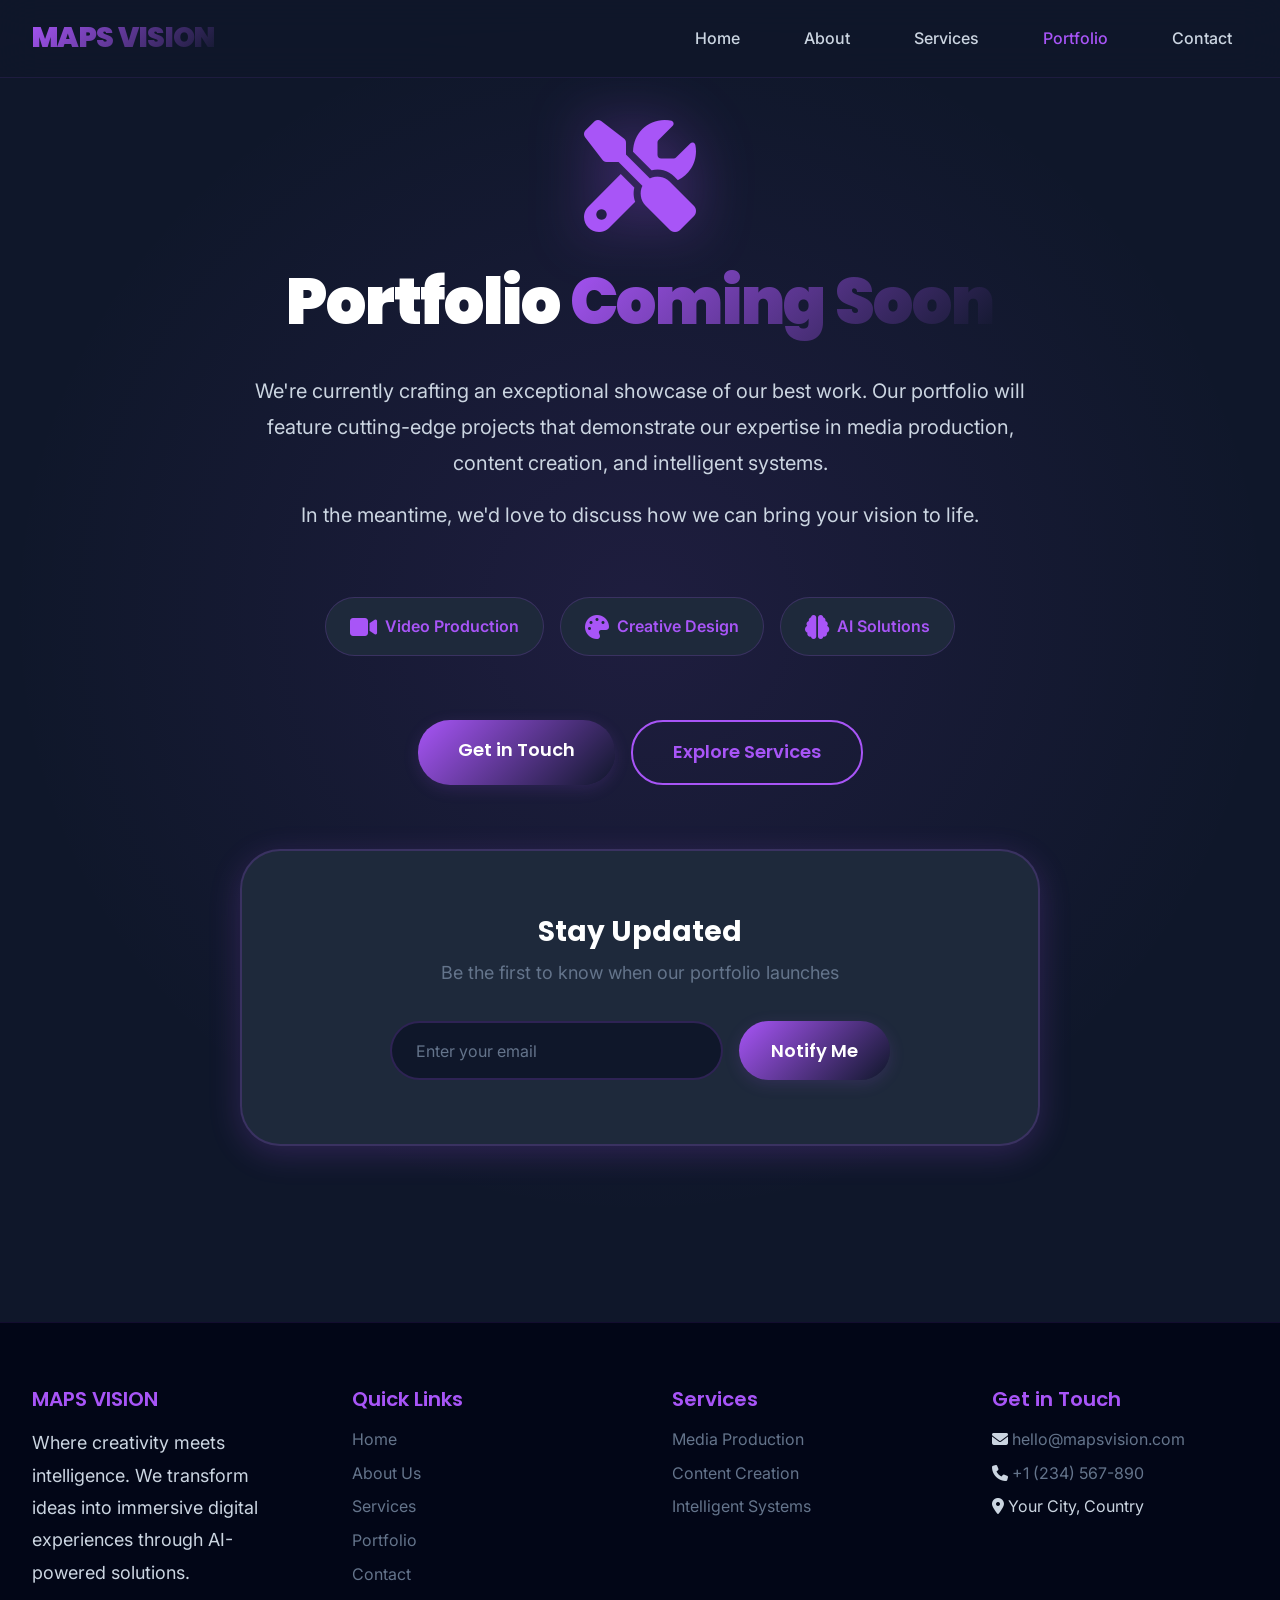
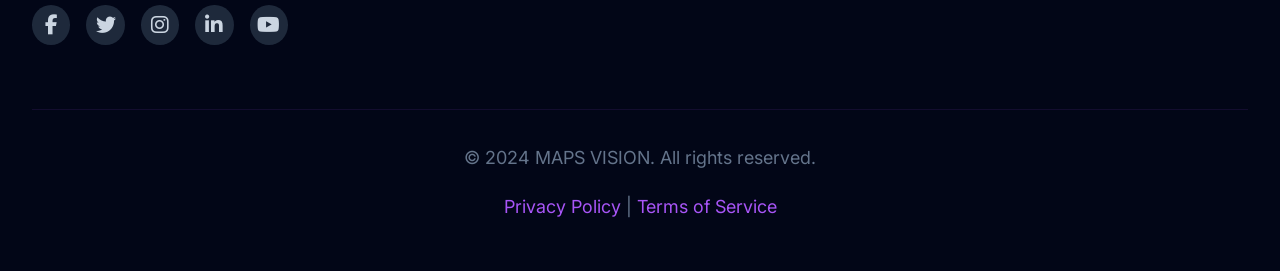
<file: maps-vision-website/portfolio.html>
<!DOCTYPE html>
<html lang="en">
<head>
    <meta charset="UTF-8">
    <meta name="viewport" content="width=device-width, initial-scale=1.0">
    <meta name="description" content="MAPS VISION Portfolio - Coming Soon">
    <title>Portfolio | MAPS VISION</title>

    <!-- Stylesheets -->
    <link rel="stylesheet" href="css/styles.css">
    <link rel="stylesheet" href="css/portfolio.css">

    <!-- Font Awesome for Icons -->
    <link rel="stylesheet" href="https://cdnjs.cloudflare.com/ajax/libs/font-awesome/6.4.0/css/all.min.css">
</head>
<body>
    <!-- Navigation -->
    <nav class="navbar">
        <div class="nav-container">
            <a href="index.html" class="logo">MAPS VISION</a>
            <ul class="nav-links" id="navLinks">
                <li><a href="index.html">Home</a></li>
                <li><a href="about.html">About</a></li>
                <li><a href="services.html">Services</a></li>
                <li><a href="portfolio.html" class="active">Portfolio</a></li>
                <li><a href="contact.html">Contact</a></li>
            </ul>
            <button class="mobile-menu-toggle" id="mobileMenuToggle">
                <i class="fas fa-bars"></i>
            </button>
        </div>
    </nav>

    <!-- Coming Soon Section -->
    <section class="coming-soon">
        <div class="container">
            <div class="coming-soon-content">
                <div class="coming-soon-icon">
                    <i class="fas fa-tools fa-7x"></i>
                </div>
                <h1 class="coming-soon-title">
                    Portfolio <span class="text-gradient">Coming Soon</span>
                </h1>
                <p class="coming-soon-text">
                    We're currently crafting an exceptional showcase of our best work.
                    Our portfolio will feature cutting-edge projects that demonstrate our
                    expertise in media production, content creation, and intelligent systems.
                </p>
                <p class="coming-soon-text">
                    In the meantime, we'd love to discuss how we can bring your vision to life.
                </p>

                <div class="coming-soon-features">
                    <div class="feature-badge">
                        <i class="fas fa-video"></i>
                        <span>Video Production</span>
                    </div>
                    <div class="feature-badge">
                        <i class="fas fa-palette"></i>
                        <span>Creative Design</span>
                    </div>
                    <div class="feature-badge">
                        <i class="fas fa-brain"></i>
                        <span>AI Solutions</span>
                    </div>
                </div>

                <div class="coming-soon-actions">
                    <a href="contact.html" class="btn btn-primary">
                        <span>Get in Touch</span>
                    </a>
                    <a href="services.html" class="btn btn-secondary">
                        <span>Explore Services</span>
                    </a>
                </div>

                <!-- Newsletter Signup -->
                <div class="notify-box">
                    <h3>Stay Updated</h3>
                    <p>Be the first to know when our portfolio launches</p>
                    <form class="notify-form">
                        <input type="email" placeholder="Enter your email" required>
                        <button type="submit" class="btn btn-primary">
                            <span>Notify Me</span>
                        </button>
                    </form>
                </div>
            </div>
        </div>
    </section>

    <!-- Footer -->
    <footer class="footer">
        <div class="container">
            <div class="footer-content">
                <!-- About Column -->
                <div class="footer-section">
                    <h4>MAPS VISION</h4>
                    <p>
                        Where creativity meets intelligence. We transform ideas into immersive
                        digital experiences through AI-powered solutions.
                    </p>
                    <div class="social-links">
                        <a href="#" class="social-link" aria-label="Facebook">
                            <i class="fab fa-facebook-f"></i>
                        </a>
                        <a href="#" class="social-link" aria-label="Twitter">
                            <i class="fab fa-twitter"></i>
                        </a>
                        <a href="#" class="social-link" aria-label="Instagram">
                            <i class="fab fa-instagram"></i>
                        </a>
                        <a href="#" class="social-link" aria-label="LinkedIn">
                            <i class="fab fa-linkedin-in"></i>
                        </a>
                        <a href="#" class="social-link" aria-label="YouTube">
                            <i class="fab fa-youtube"></i>
                        </a>
                    </div>
                </div>

                <!-- Quick Links -->
                <div class="footer-section">
                    <h4>Quick Links</h4>
                    <ul class="footer-links">
                        <li><a href="index.html">Home</a></li>
                        <li><a href="about.html">About Us</a></li>
                        <li><a href="services.html">Services</a></li>
                        <li><a href="portfolio.html">Portfolio</a></li>
                        <li><a href="contact.html">Contact</a></li>
                    </ul>
                </div>

                <!-- Services -->
                <div class="footer-section">
                    <h4>Services</h4>
                    <ul class="footer-links">
                        <li><a href="services.html#media">Media Production</a></li>
                        <li><a href="services.html#content">Content Creation</a></li>
                        <li><a href="services.html#systems">Intelligent Systems</a></li>
                    </ul>
                </div>

                <!-- Contact Info -->
                <div class="footer-section">
                    <h4>Get in Touch</h4>
                    <ul class="footer-links">
                        <li>
                            <i class="fas fa-envelope"></i>
                            <a href="mailto:hello@mapsvision.com">hello@mapsvision.com</a>
                        </li>
                        <li>
                            <i class="fas fa-phone"></i>
                            <a href="tel:+1234567890">+1 (234) 567-890</a>
                        </li>
                        <li>
                            <i class="fas fa-map-marker-alt"></i>
                            Your City, Country
                        </li>
                    </ul>
                </div>
            </div>

            <div class="footer-bottom">
                <p>&copy; 2024 MAPS VISION. All rights reserved.</p>
                <p>
                    <a href="#">Privacy Policy</a> |
                    <a href="#">Terms of Service</a>
                </p>
            </div>
        </div>
    </footer>

    <!-- JavaScript -->
    <script src="js/main.js"></script>
</body>
</html>
</file>
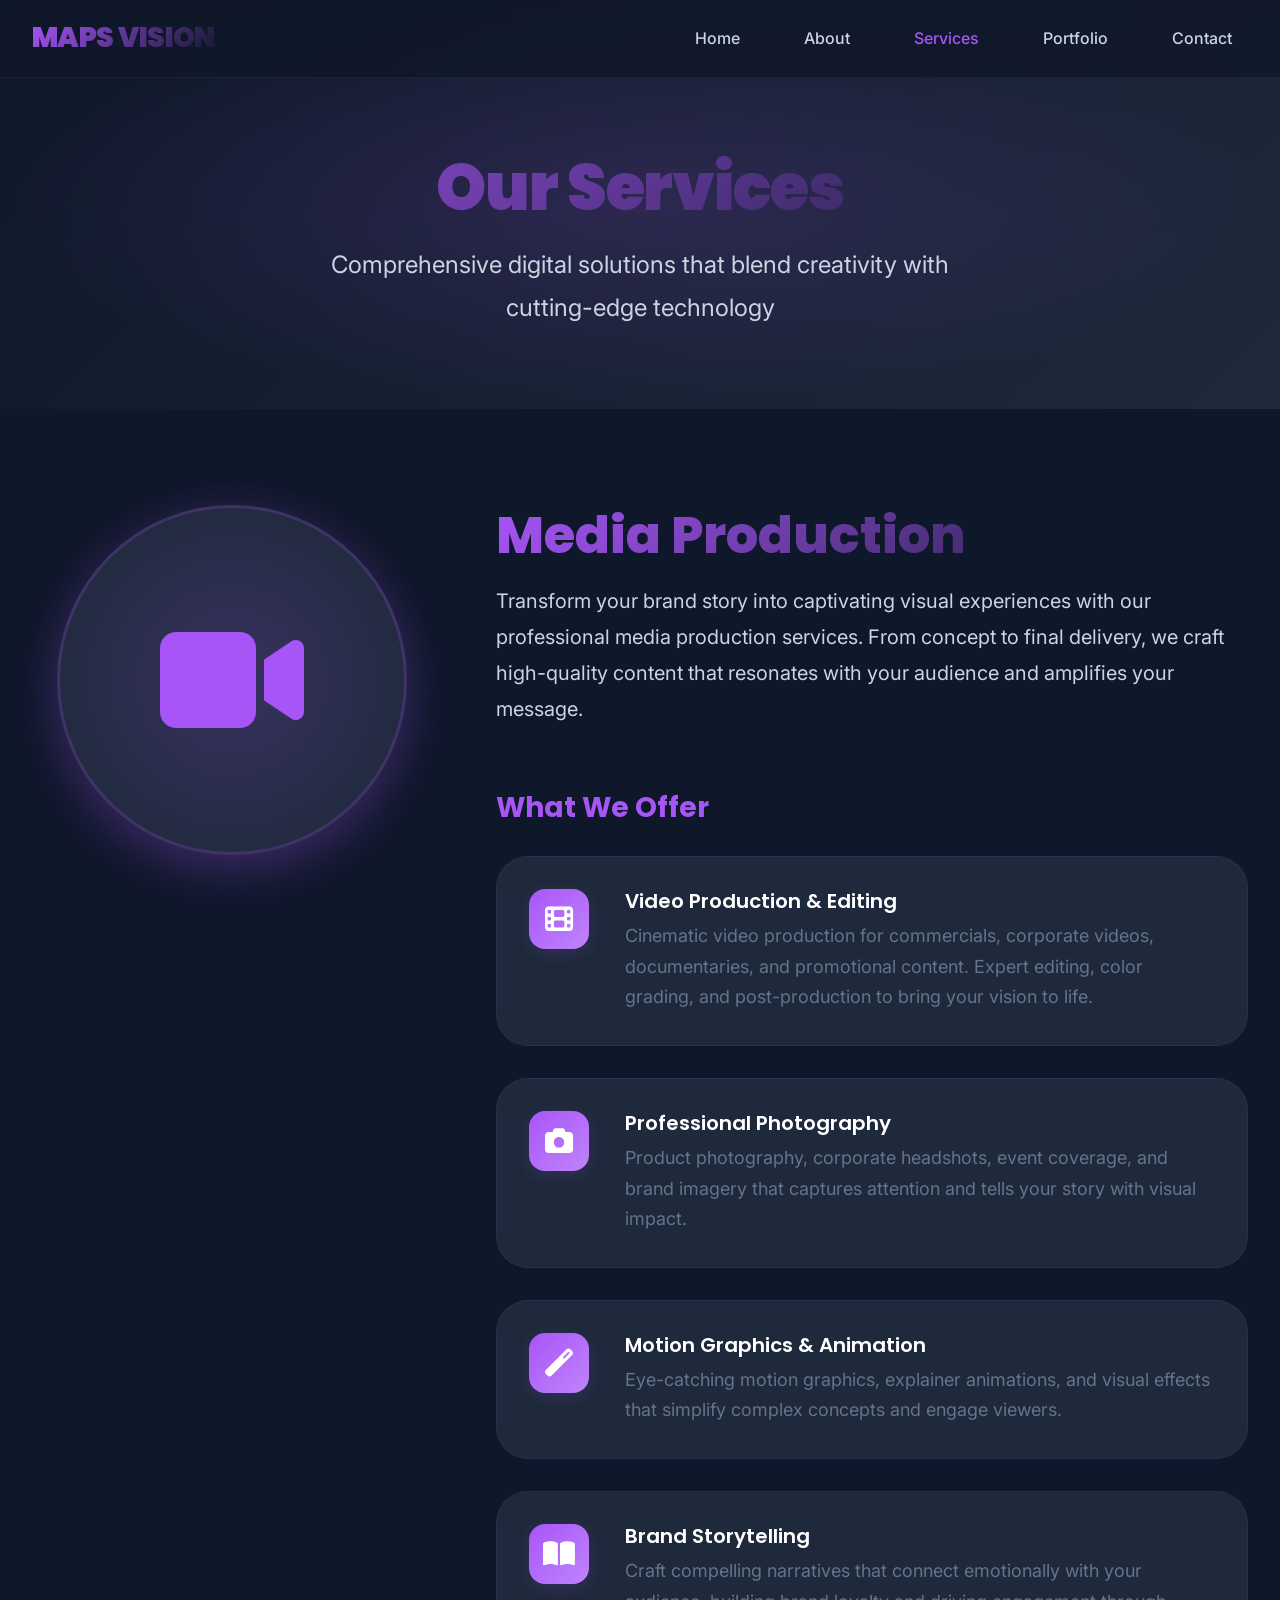
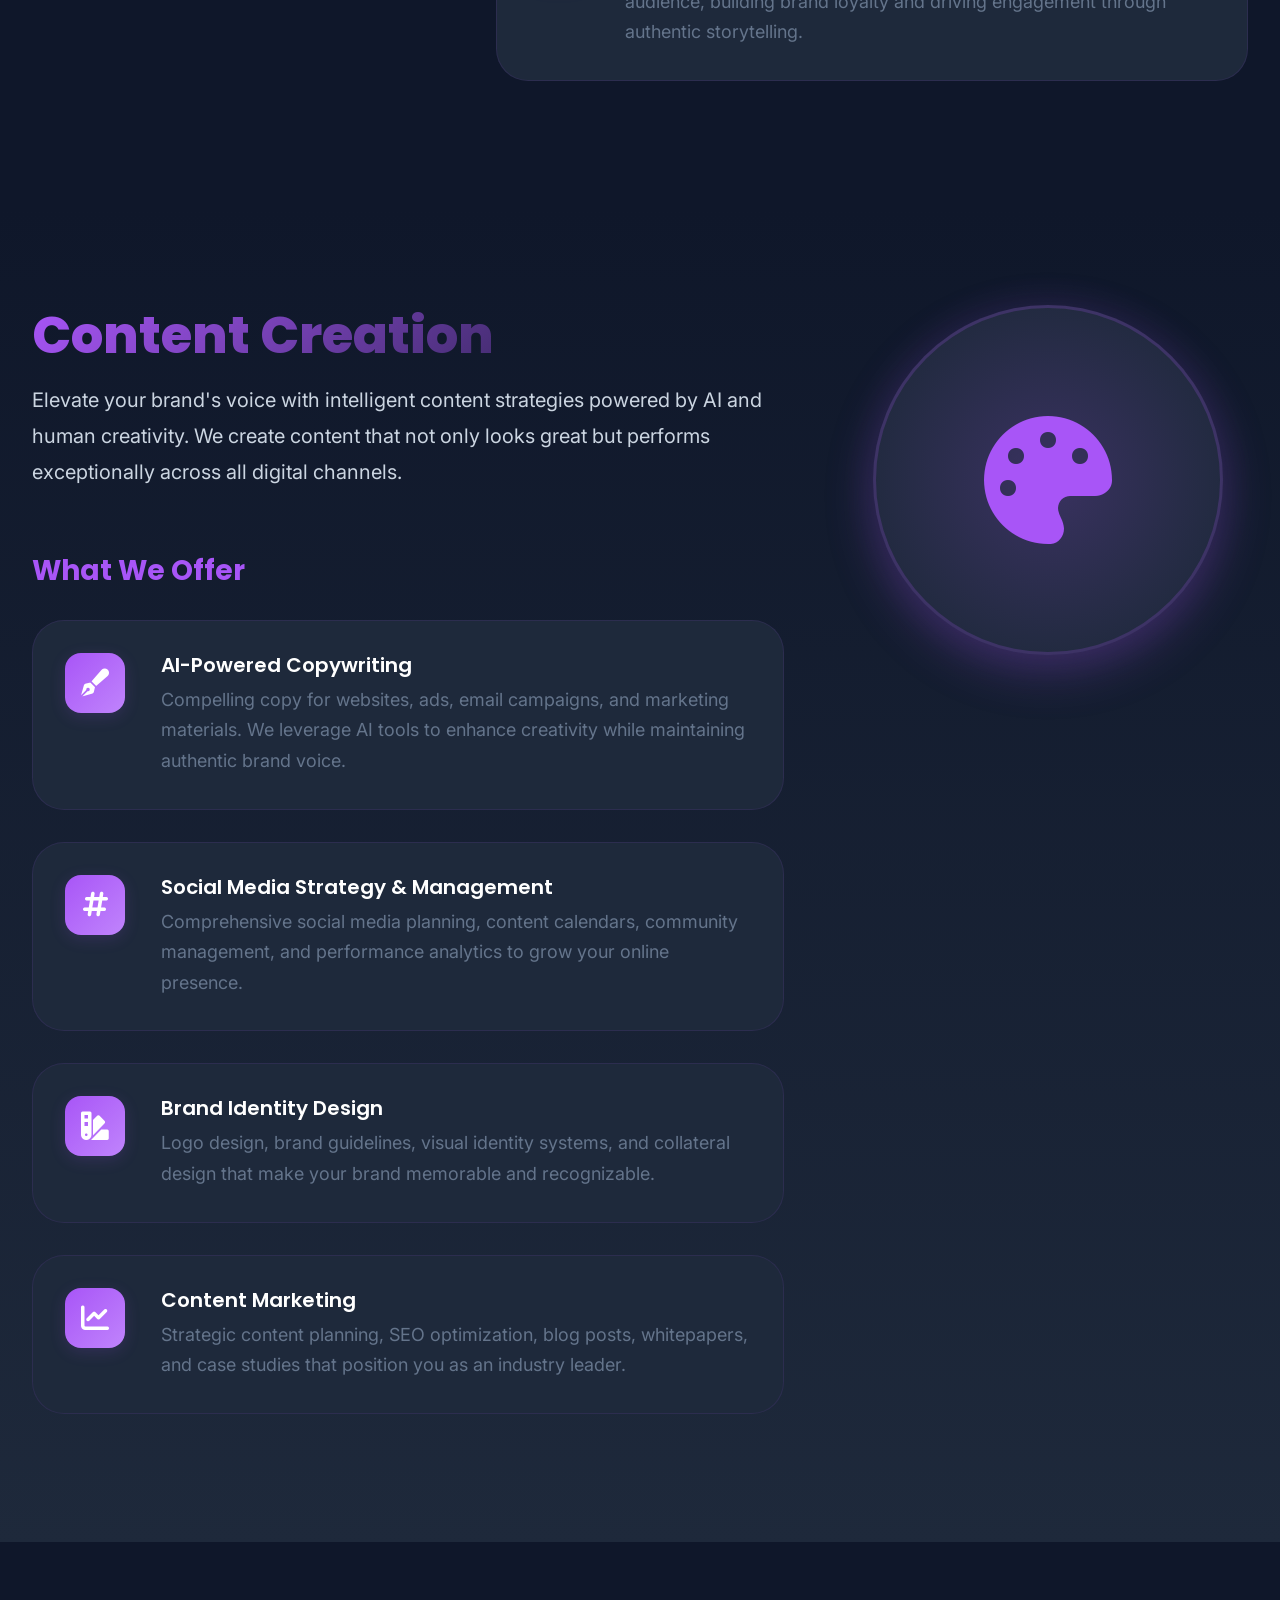
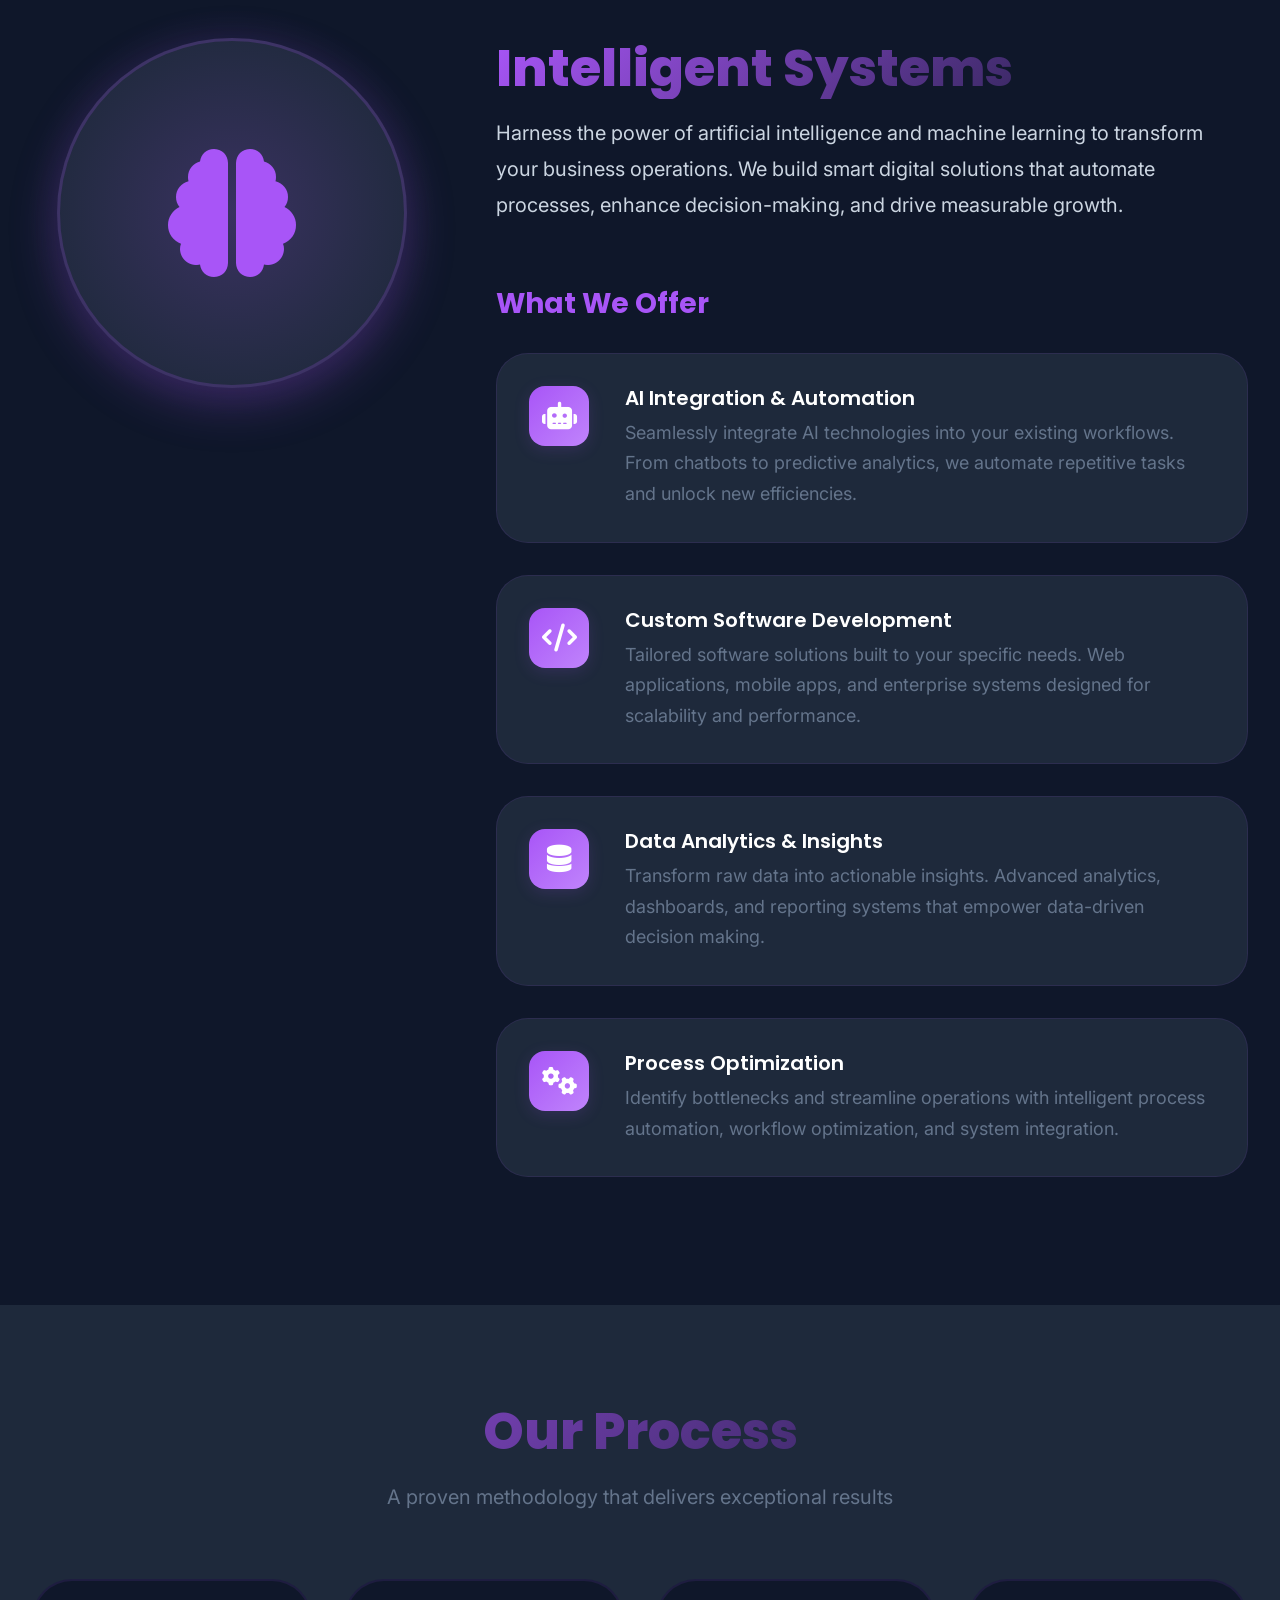
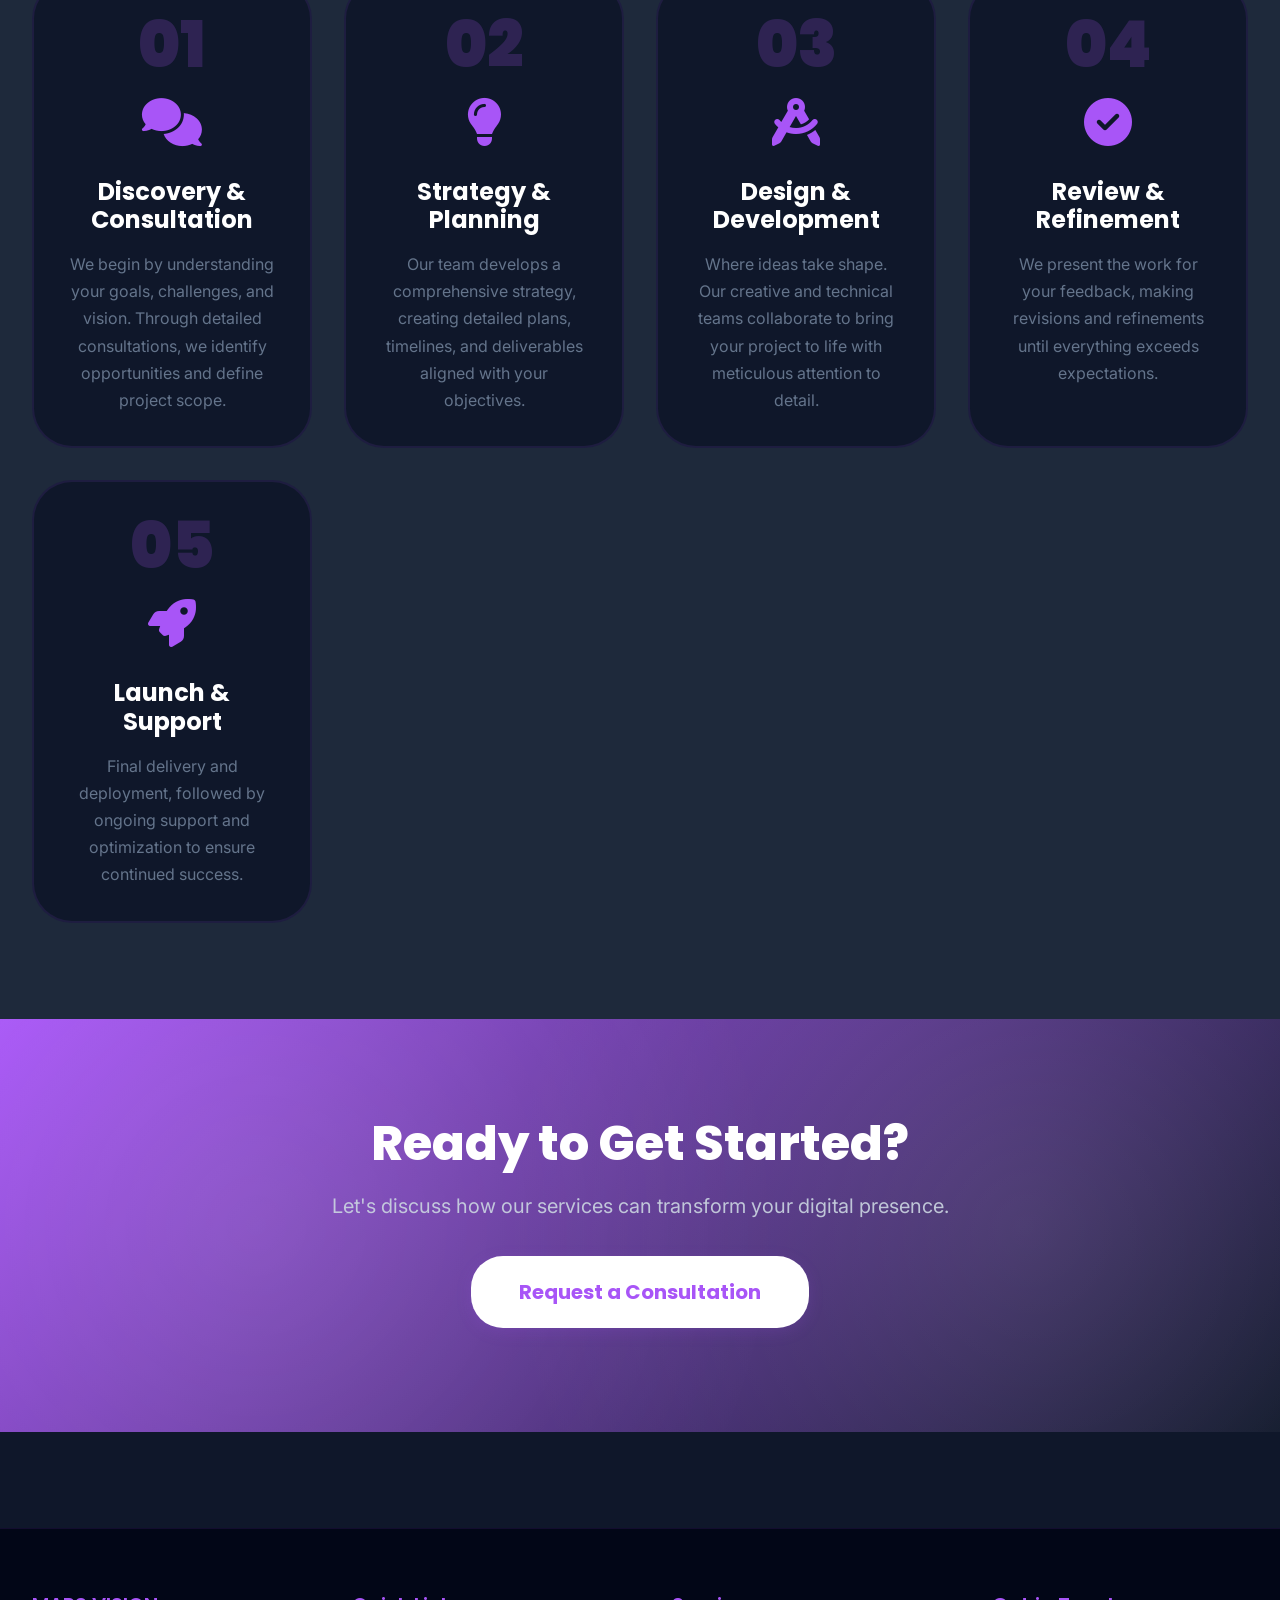
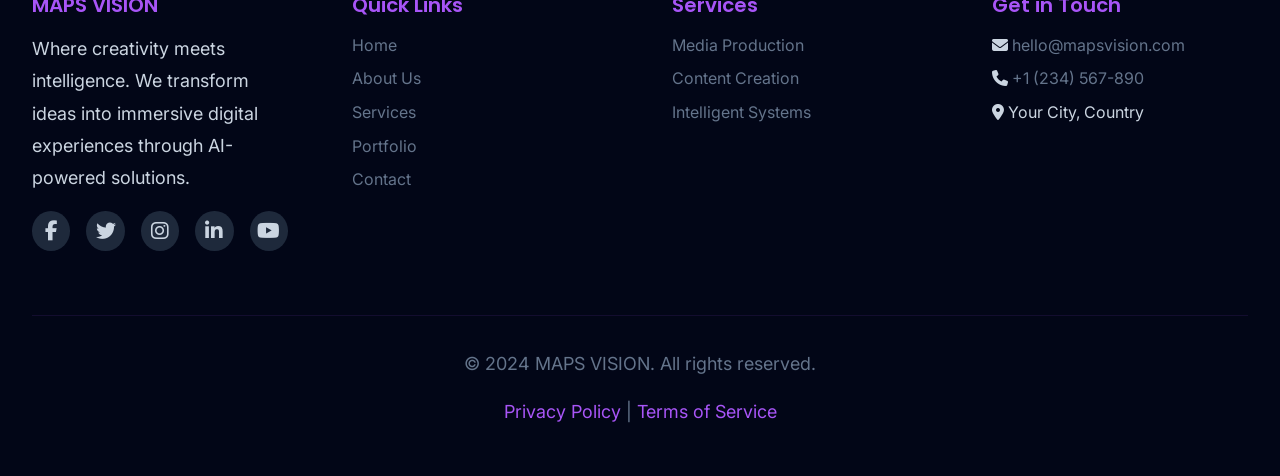
<file: maps-vision-website/services.html>
<!DOCTYPE html>
<html lang="en">
<head>
    <meta charset="UTF-8">
    <meta name="viewport" content="width=device-width, initial-scale=1.0">
    <meta name="description" content="Explore MAPS VISION services: Media Production, Content Creation, and Intelligent Systems">
    <title>Services | MAPS VISION</title>

    <!-- Stylesheets -->
    <link rel="stylesheet" href="css/styles.css">
    <link rel="stylesheet" href="css/services.css">

    <!-- Font Awesome for Icons -->
    <link rel="stylesheet" href="https://cdnjs.cloudflare.com/ajax/libs/font-awesome/6.4.0/css/all.min.css">
</head>
<body>
    <!-- Navigation -->
    <nav class="navbar">
        <div class="nav-container">
            <a href="index.html" class="logo">MAPS VISION</a>
            <ul class="nav-links" id="navLinks">
                <li><a href="index.html">Home</a></li>
                <li><a href="about.html">About</a></li>
                <li><a href="services.html" class="active">Services</a></li>
                <li><a href="portfolio.html">Portfolio</a></li>
                <li><a href="contact.html">Contact</a></li>
            </ul>
            <button class="mobile-menu-toggle" id="mobileMenuToggle">
                <i class="fas fa-bars"></i>
            </button>
        </div>
    </nav>

    <!-- Page Header -->
    <section class="page-header">
        <div class="container">
            <h1 class="page-title">Our Services</h1>
            <p class="page-subtitle">
                Comprehensive digital solutions that blend creativity with cutting-edge technology
            </p>
        </div>
    </section>

    <!-- Service 1: Media Production -->
    <section class="service-detail" id="media">
        <div class="container">
            <div class="service-grid">
                <div class="service-visual">
                    <div class="service-icon-large">
                        <i class="fas fa-video"></i>
                    </div>
                </div>
                <div class="service-content">
                    <h2 class="section-title">Media Production</h2>
                    <p class="service-intro">
                        Transform your brand story into captivating visual experiences with our professional
                        media production services. From concept to final delivery, we craft high-quality
                        content that resonates with your audience and amplifies your message.
                    </p>

                    <div class="service-offerings">
                        <h3>What We Offer</h3>

                        <div class="offering-item">
                            <div class="offering-icon">
                                <i class="fas fa-film"></i>
                            </div>
                            <div class="offering-details">
                                <h4>Video Production & Editing</h4>
                                <p>
                                    Cinematic video production for commercials, corporate videos, documentaries,
                                    and promotional content. Expert editing, color grading, and post-production
                                    to bring your vision to life.
                                </p>
                            </div>
                        </div>

                        <div class="offering-item">
                            <div class="offering-icon">
                                <i class="fas fa-camera"></i>
                            </div>
                            <div class="offering-details">
                                <h4>Professional Photography</h4>
                                <p>
                                    Product photography, corporate headshots, event coverage, and brand imagery
                                    that captures attention and tells your story with visual impact.
                                </p>
                            </div>
                        </div>

                        <div class="offering-item">
                            <div class="offering-icon">
                                <i class="fas fa-magic"></i>
                            </div>
                            <div class="offering-details">
                                <h4>Motion Graphics & Animation</h4>
                                <p>
                                    Eye-catching motion graphics, explainer animations, and visual effects that
                                    simplify complex concepts and engage viewers.
                                </p>
                            </div>
                        </div>

                        <div class="offering-item">
                            <div class="offering-icon">
                                <i class="fas fa-book-open"></i>
                            </div>
                            <div class="offering-details">
                                <h4>Brand Storytelling</h4>
                                <p>
                                    Craft compelling narratives that connect emotionally with your audience,
                                    building brand loyalty and driving engagement through authentic storytelling.
                                </p>
                            </div>
                        </div>
                    </div>
                </div>
            </div>
        </div>
    </section>

    <!-- Service 2: Content Creation -->
    <section class="service-detail service-alt" id="content">
        <div class="container">
            <div class="service-grid service-grid-reverse">
                <div class="service-content">
                    <h2 class="section-title">Content Creation</h2>
                    <p class="service-intro">
                        Elevate your brand's voice with intelligent content strategies powered by AI and
                        human creativity. We create content that not only looks great but performs exceptionally
                        across all digital channels.
                    </p>

                    <div class="service-offerings">
                        <h3>What We Offer</h3>

                        <div class="offering-item">
                            <div class="offering-icon">
                                <i class="fas fa-pen-fancy"></i>
                            </div>
                            <div class="offering-details">
                                <h4>AI-Powered Copywriting</h4>
                                <p>
                                    Compelling copy for websites, ads, email campaigns, and marketing materials.
                                    We leverage AI tools to enhance creativity while maintaining authentic brand voice.
                                </p>
                            </div>
                        </div>

                        <div class="offering-item">
                            <div class="offering-icon">
                                <i class="fas fa-hashtag"></i>
                            </div>
                            <div class="offering-details">
                                <h4>Social Media Strategy & Management</h4>
                                <p>
                                    Comprehensive social media planning, content calendars, community management,
                                    and performance analytics to grow your online presence.
                                </p>
                            </div>
                        </div>

                        <div class="offering-item">
                            <div class="offering-icon">
                                <i class="fas fa-swatchbook"></i>
                            </div>
                            <div class="offering-details">
                                <h4>Brand Identity Design</h4>
                                <p>
                                    Logo design, brand guidelines, visual identity systems, and collateral design
                                    that make your brand memorable and recognizable.
                                </p>
                            </div>
                        </div>

                        <div class="offering-item">
                            <div class="offering-icon">
                                <i class="fas fa-chart-line"></i>
                            </div>
                            <div class="offering-details">
                                <h4>Content Marketing</h4>
                                <p>
                                    Strategic content planning, SEO optimization, blog posts, whitepapers, and
                                    case studies that position you as an industry leader.
                                </p>
                            </div>
                        </div>
                    </div>
                </div>
                <div class="service-visual">
                    <div class="service-icon-large">
                        <i class="fas fa-palette"></i>
                    </div>
                </div>
            </div>
        </div>
    </section>

    <!-- Service 3: Intelligent Systems -->
    <section class="service-detail" id="systems">
        <div class="container">
            <div class="service-grid">
                <div class="service-visual">
                    <div class="service-icon-large">
                        <i class="fas fa-brain"></i>
                    </div>
                </div>
                <div class="service-content">
                    <h2 class="section-title">Intelligent Systems</h2>
                    <p class="service-intro">
                        Harness the power of artificial intelligence and machine learning to transform your
                        business operations. We build smart digital solutions that automate processes, enhance
                        decision-making, and drive measurable growth.
                    </p>

                    <div class="service-offerings">
                        <h3>What We Offer</h3>

                        <div class="offering-item">
                            <div class="offering-icon">
                                <i class="fas fa-robot"></i>
                            </div>
                            <div class="offering-details">
                                <h4>AI Integration & Automation</h4>
                                <p>
                                    Seamlessly integrate AI technologies into your existing workflows. From chatbots
                                    to predictive analytics, we automate repetitive tasks and unlock new efficiencies.
                                </p>
                            </div>
                        </div>

                        <div class="offering-item">
                            <div class="offering-icon">
                                <i class="fas fa-code"></i>
                            </div>
                            <div class="offering-details">
                                <h4>Custom Software Development</h4>
                                <p>
                                    Tailored software solutions built to your specific needs. Web applications,
                                    mobile apps, and enterprise systems designed for scalability and performance.
                                </p>
                            </div>
                        </div>

                        <div class="offering-item">
                            <div class="offering-icon">
                                <i class="fas fa-database"></i>
                            </div>
                            <div class="offering-details">
                                <h4>Data Analytics & Insights</h4>
                                <p>
                                    Transform raw data into actionable insights. Advanced analytics, dashboards,
                                    and reporting systems that empower data-driven decision making.
                                </p>
                            </div>
                        </div>

                        <div class="offering-item">
                            <div class="offering-icon">
                                <i class="fas fa-cogs"></i>
                            </div>
                            <div class="offering-details">
                                <h4>Process Optimization</h4>
                                <p>
                                    Identify bottlenecks and streamline operations with intelligent process
                                    automation, workflow optimization, and system integration.
                                </p>
                            </div>
                        </div>
                    </div>
                </div>
            </div>
        </div>
    </section>

    <!-- Process Section -->
    <section class="process-section">
        <div class="container">
            <div class="section-header">
                <h2 class="section-title">Our Process</h2>
                <p class="section-subtitle">
                    A proven methodology that delivers exceptional results
                </p>
            </div>

            <div class="process-timeline">
                <!-- Step 1 -->
                <div class="process-step">
                    <div class="step-number">01</div>
                    <div class="step-icon">
                        <i class="fas fa-comments"></i>
                    </div>
                    <h3>Discovery & Consultation</h3>
                    <p>
                        We begin by understanding your goals, challenges, and vision. Through detailed
                        consultations, we identify opportunities and define project scope.
                    </p>
                </div>

                <!-- Step 2 -->
                <div class="process-step">
                    <div class="step-number">02</div>
                    <div class="step-icon">
                        <i class="fas fa-lightbulb"></i>
                    </div>
                    <h3>Strategy & Planning</h3>
                    <p>
                        Our team develops a comprehensive strategy, creating detailed plans, timelines,
                        and deliverables aligned with your objectives.
                    </p>
                </div>

                <!-- Step 3 -->
                <div class="process-step">
                    <div class="step-number">03</div>
                    <div class="step-icon">
                        <i class="fas fa-drafting-compass"></i>
                    </div>
                    <h3>Design & Development</h3>
                    <p>
                        Where ideas take shape. Our creative and technical teams collaborate to bring
                        your project to life with meticulous attention to detail.
                    </p>
                </div>

                <!-- Step 4 -->
                <div class="process-step">
                    <div class="step-number">04</div>
                    <div class="step-icon">
                        <i class="fas fa-check-circle"></i>
                    </div>
                    <h3>Review & Refinement</h3>
                    <p>
                        We present the work for your feedback, making revisions and refinements until
                        everything exceeds expectations.
                    </p>
                </div>

                <!-- Step 5 -->
                <div class="process-step">
                    <div class="step-number">05</div>
                    <div class="step-icon">
                        <i class="fas fa-rocket"></i>
                    </div>
                    <h3>Launch & Support</h3>
                    <p>
                        Final delivery and deployment, followed by ongoing support and optimization
                        to ensure continued success.
                    </p>
                </div>
            </div>
        </div>
    </section>

    <!-- CTA Section -->
    <section class="cta-section">
        <div class="container">
            <div class="cta-content">
                <h2>Ready to Get Started?</h2>
                <p>Let's discuss how our services can transform your digital presence.</p>
                <a href="contact.html" class="btn btn-primary btn-lg">
                    <span>Request a Consultation</span>
                </a>
            </div>
        </div>
    </section>

    <!-- Footer -->
    <footer class="footer">
        <div class="container">
            <div class="footer-content">
                <!-- About Column -->
                <div class="footer-section">
                    <h4>MAPS VISION</h4>
                    <p>
                        Where creativity meets intelligence. We transform ideas into immersive
                        digital experiences through AI-powered solutions.
                    </p>
                    <div class="social-links">
                        <a href="#" class="social-link" aria-label="Facebook">
                            <i class="fab fa-facebook-f"></i>
                        </a>
                        <a href="#" class="social-link" aria-label="Twitter">
                            <i class="fab fa-twitter"></i>
                        </a>
                        <a href="#" class="social-link" aria-label="Instagram">
                            <i class="fab fa-instagram"></i>
                        </a>
                        <a href="#" class="social-link" aria-label="LinkedIn">
                            <i class="fab fa-linkedin-in"></i>
                        </a>
                        <a href="#" class="social-link" aria-label="YouTube">
                            <i class="fab fa-youtube"></i>
                        </a>
                    </div>
                </div>

                <!-- Quick Links -->
                <div class="footer-section">
                    <h4>Quick Links</h4>
                    <ul class="footer-links">
                        <li><a href="index.html">Home</a></li>
                        <li><a href="about.html">About Us</a></li>
                        <li><a href="services.html">Services</a></li>
                        <li><a href="portfolio.html">Portfolio</a></li>
                        <li><a href="contact.html">Contact</a></li>
                    </ul>
                </div>

                <!-- Services -->
                <div class="footer-section">
                    <h4>Services</h4>
                    <ul class="footer-links">
                        <li><a href="services.html#media">Media Production</a></li>
                        <li><a href="services.html#content">Content Creation</a></li>
                        <li><a href="services.html#systems">Intelligent Systems</a></li>
                    </ul>
                </div>

                <!-- Contact Info -->
                <div class="footer-section">
                    <h4>Get in Touch</h4>
                    <ul class="footer-links">
                        <li>
                            <i class="fas fa-envelope"></i>
                            <a href="mailto:hello@mapsvision.com">hello@mapsvision.com</a>
                        </li>
                        <li>
                            <i class="fas fa-phone"></i>
                            <a href="tel:+1234567890">+1 (234) 567-890</a>
                        </li>
                        <li>
                            <i class="fas fa-map-marker-alt"></i>
                            Your City, Country
                        </li>
                    </ul>
                </div>
            </div>

            <div class="footer-bottom">
                <p>&copy; 2024 MAPS VISION. All rights reserved.</p>
                <p>
                    <a href="#">Privacy Policy</a> |
                    <a href="#">Terms of Service</a>
                </p>
            </div>
        </div>
    </footer>

    <!-- JavaScript -->
    <script src="js/main.js"></script>
</body>
</html>
</file>
<file: maps-vision-website/css/styles.css>
/* MAPS VISION - Global Styles */

/* Import Google Fonts */
@import url('https://fonts.googleapis.com/css2?family=Inter:wght@300;400;500;600;700;800;900&family=Poppins:wght@300;400;500;600;700;800;900&display=swap');

/* CSS Variables - Color Palette */
:root {
  --color-neon-purple: #a855f7;
  --color-deep-navy: #0f172a;
  --color-navy-secondary: #1e293b;
  --color-metallic-silver: #cbd5e1;
  --color-white: #ffffff;
  --color-gray-light: #f1f5f9;
  --color-gray-medium: #64748b;
  --color-accent: #c084fc;
  --color-dark: #020617;

  /* Gradients */
  --gradient-primary: linear-gradient(135deg, var(--color-neon-purple) 0%, var(--color-deep-navy) 100%);
  --gradient-overlay: linear-gradient(180deg, rgba(15, 23, 42, 0.95) 0%, rgba(15, 23, 42, 0.85) 100%);

  /* Shadows */
  --shadow-sm: 0 2px 8px rgba(168, 85, 247, 0.1);
  --shadow-md: 0 4px 16px rgba(168, 85, 247, 0.15);
  --shadow-lg: 0 8px 32px rgba(168, 85, 247, 0.2);
  --shadow-xl: 0 16px 48px rgba(168, 85, 247, 0.25);
  --shadow-glow: 0 0 24px rgba(168, 85, 247, 0.4);

  /* Border Radius */
  --radius-sm: 0.5rem;
  --radius-md: 1rem;
  --radius-lg: 1.5rem;
  --radius-xl: 2rem;
  --radius-2xl: 2.5rem;

  /* Spacing */
  --spacing-xs: 0.5rem;
  --spacing-sm: 1rem;
  --spacing-md: 2rem;
  --spacing-lg: 4rem;
  --spacing-xl: 6rem;

  /* Typography */
  --font-primary: 'Inter', -apple-system, BlinkMacSystemFont, 'Segoe UI', sans-serif;
  --font-secondary: 'Poppins', -apple-system, BlinkMacSystemFont, 'Segoe UI', sans-serif;

  /* Transitions */
  --transition-fast: 0.2s ease-in-out;
  --transition-base: 0.3s ease-in-out;
  --transition-slow: 0.5s ease-in-out;
}

/* Reset & Base Styles */
* {
  margin: 0;
  padding: 0;
  box-sizing: border-box;
}

html {
  scroll-behavior: smooth;
  font-size: 16px;
}

body {
  font-family: var(--font-primary);
  background-color: var(--color-deep-navy);
  color: var(--color-metallic-silver);
  line-height: 1.6;
  overflow-x: hidden;
  -webkit-font-smoothing: antialiased;
  -moz-osx-font-smoothing: grayscale;
}

/* Typography */
h1, h2, h3, h4, h5, h6 {
  font-family: var(--font-secondary);
  font-weight: 700;
  color: var(--color-white);
  line-height: 1.2;
  margin-bottom: var(--spacing-sm);
}

h1 {
  font-size: clamp(2.5rem, 5vw, 4.5rem);
  font-weight: 900;
  letter-spacing: -0.02em;
}

h2 {
  font-size: clamp(2rem, 4vw, 3.5rem);
  font-weight: 800;
}

h3 {
  font-size: clamp(1.5rem, 3vw, 2.5rem);
  font-weight: 700;
}

h4 {
  font-size: clamp(1.25rem, 2.5vw, 2rem);
  font-weight: 600;
}

p {
  margin-bottom: var(--spacing-sm);
  font-size: clamp(1rem, 1.5vw, 1.125rem);
  line-height: 1.8;
}

a {
  color: var(--color-neon-purple);
  text-decoration: none;
  transition: all var(--transition-base);
}

a:hover {
  color: var(--color-accent);
}

/* Container */
.container {
  max-width: 1400px;
  margin: 0 auto;
  padding: 0 var(--spacing-md);
}

.container-narrow {
  max-width: 1000px;
  margin: 0 auto;
  padding: 0 var(--spacing-md);
}

/* Navigation */
.navbar {
  position: fixed;
  top: 0;
  left: 0;
  right: 0;
  z-index: 1000;
  background: rgba(15, 23, 42, 0.8);
  backdrop-filter: blur(20px);
  -webkit-backdrop-filter: blur(20px);
  border-bottom: 1px solid rgba(168, 85, 247, 0.1);
  transition: all var(--transition-base);
}

.navbar.scrolled {
  background: rgba(15, 23, 42, 0.95);
  box-shadow: var(--shadow-md);
}

.nav-container {
  display: flex;
  justify-content: space-between;
  align-items: center;
  padding: var(--spacing-sm) var(--spacing-md);
  max-width: 1400px;
  margin: 0 auto;
}

.logo {
  font-family: var(--font-secondary);
  font-size: 1.75rem;
  font-weight: 900;
  background: var(--gradient-primary);
  -webkit-background-clip: text;
  -webkit-text-fill-color: transparent;
  background-clip: text;
  letter-spacing: -0.02em;
  transition: all var(--transition-base);
}

.logo:hover {
  filter: brightness(1.2);
  transform: scale(1.05);
}

.nav-links {
  display: flex;
  list-style: none;
  gap: var(--spacing-md);
  align-items: center;
}

.nav-links a {
  color: var(--color-metallic-silver);
  font-weight: 500;
  font-size: 1rem;
  padding: 0.5rem 1rem;
  border-radius: var(--radius-md);
  transition: all var(--transition-base);
  position: relative;
}

.nav-links a::after {
  content: '';
  position: absolute;
  bottom: 0;
  left: 50%;
  width: 0;
  height: 2px;
  background: var(--color-neon-purple);
  transform: translateX(-50%);
  transition: width var(--transition-base);
}

.nav-links a:hover {
  color: var(--color-white);
}

.nav-links a:hover::after {
  width: 60%;
}

.nav-links a.active {
  color: var(--color-neon-purple);
}

.mobile-menu-toggle {
  display: none;
  background: none;
  border: none;
  color: var(--color-white);
  font-size: 1.5rem;
  cursor: pointer;
  padding: 0.5rem;
  z-index: 1001;
}

/* Buttons */
.btn {
  display: inline-block;
  padding: 1rem 2.5rem;
  font-family: var(--font-secondary);
  font-size: 1.125rem;
  font-weight: 600;
  border-radius: var(--radius-xl);
  border: none;
  cursor: pointer;
  transition: all var(--transition-base);
  text-align: center;
  position: relative;
  overflow: hidden;
}

.btn-primary {
  background: var(--gradient-primary);
  color: var(--color-white);
  box-shadow: var(--shadow-md);
}

.btn-primary:hover {
  transform: translateY(-3px);
  box-shadow: var(--shadow-xl);
}

.btn-primary::before {
  content: '';
  position: absolute;
  top: 0;
  left: 0;
  width: 100%;
  height: 100%;
  background: linear-gradient(135deg, var(--color-accent) 0%, var(--color-neon-purple) 100%);
  opacity: 0;
  transition: opacity var(--transition-base);
}

.btn-primary:hover::before {
  opacity: 1;
}

.btn-primary span {
  position: relative;
  z-index: 1;
}

.btn-secondary {
  background: transparent;
  color: var(--color-neon-purple);
  border: 2px solid var(--color-neon-purple);
}

.btn-secondary:hover {
  background: var(--color-neon-purple);
  color: var(--color-white);
  transform: translateY(-3px);
  box-shadow: var(--shadow-lg);
}

/* Section Styles */
section {
  padding: var(--spacing-xl) 0;
  position: relative;
}

.section-header {
  text-align: center;
  margin-bottom: var(--spacing-lg);
}

.section-title {
  background: var(--gradient-primary);
  -webkit-background-clip: text;
  -webkit-text-fill-color: transparent;
  background-clip: text;
  margin-bottom: var(--spacing-sm);
}

.section-subtitle {
  color: var(--color-gray-medium);
  font-size: 1.25rem;
  max-width: 700px;
  margin: 0 auto;
}

/* Cards */
.card {
  background: var(--color-navy-secondary);
  border-radius: var(--radius-2xl);
  padding: var(--spacing-md);
  box-shadow: var(--shadow-md);
  transition: all var(--transition-base);
  border: 1px solid rgba(168, 85, 247, 0.1);
  position: relative;
  overflow: hidden;
}

.card::before {
  content: '';
  position: absolute;
  top: 0;
  left: 0;
  width: 100%;
  height: 100%;
  background: var(--gradient-primary);
  opacity: 0;
  transition: opacity var(--transition-base);
  z-index: 0;
}

.card:hover {
  transform: translateY(-8px);
  box-shadow: var(--shadow-xl);
  border-color: var(--color-neon-purple);
}

.card:hover::before {
  opacity: 0.05;
}

.card-content {
  position: relative;
  z-index: 1;
}

.card-icon {
  font-size: 3rem;
  color: var(--color-neon-purple);
  margin-bottom: var(--spacing-sm);
  display: inline-block;
  transition: all var(--transition-base);
}

.card:hover .card-icon {
  transform: scale(1.1) rotate(5deg);
  filter: drop-shadow(var(--shadow-glow));
}

.card-title {
  font-size: 1.5rem;
  margin-bottom: var(--spacing-sm);
}

.card-text {
  color: var(--color-gray-medium);
  line-height: 1.7;
}

/* Grid Layouts */
.grid {
  display: grid;
  gap: var(--spacing-md);
}

.grid-2 {
  grid-template-columns: repeat(auto-fit, minmax(300px, 1fr));
}

.grid-3 {
  grid-template-columns: repeat(auto-fit, minmax(280px, 1fr));
}

.grid-4 {
  grid-template-columns: repeat(auto-fit, minmax(250px, 1fr));
}

/* Footer */
.footer {
  background: var(--color-dark);
  border-top: 1px solid rgba(168, 85, 247, 0.1);
  padding: var(--spacing-lg) 0 var(--spacing-md);
  margin-top: var(--spacing-xl);
}

.footer-content {
  display: grid;
  grid-template-columns: repeat(auto-fit, minmax(250px, 1fr));
  gap: var(--spacing-lg);
  margin-bottom: var(--spacing-lg);
}

.footer-section h4 {
  color: var(--color-neon-purple);
  margin-bottom: var(--spacing-sm);
  font-size: 1.25rem;
}

.footer-links {
  list-style: none;
}

.footer-links li {
  margin-bottom: 0.5rem;
}

.footer-links a {
  color: var(--color-gray-medium);
  transition: all var(--transition-base);
}

.footer-links a:hover {
  color: var(--color-neon-purple);
  padding-left: 0.5rem;
}

.social-links {
  display: flex;
  gap: var(--spacing-sm);
  margin-top: var(--spacing-sm);
}

.social-link {
  display: flex;
  align-items: center;
  justify-content: center;
  width: 40px;
  height: 40px;
  border-radius: 50%;
  background: var(--color-navy-secondary);
  color: var(--color-metallic-silver);
  transition: all var(--transition-base);
  font-size: 1.25rem;
}

.social-link:hover {
  background: var(--color-neon-purple);
  color: var(--color-white);
  transform: translateY(-3px);
  box-shadow: var(--shadow-glow);
}

.footer-bottom {
  text-align: center;
  padding-top: var(--spacing-md);
  border-top: 1px solid rgba(168, 85, 247, 0.1);
  color: var(--color-gray-medium);
  font-size: 0.9rem;
}

/* Animations */
@keyframes fadeInUp {
  from {
    opacity: 0;
    transform: translateY(30px);
  }
  to {
    opacity: 1;
    transform: translateY(0);
  }
}

@keyframes fadeIn {
  from {
    opacity: 0;
  }
  to {
    opacity: 1;
  }
}

@keyframes pulse {
  0%, 100% {
    opacity: 1;
  }
  50% {
    opacity: 0.5;
  }
}

@keyframes float {
  0%, 100% {
    transform: translateY(0);
  }
  50% {
    transform: translateY(-20px);
  }
}

.animate-fadeInUp {
  animation: fadeInUp 0.8s ease-out forwards;
}

.animate-fadeIn {
  animation: fadeIn 1s ease-out forwards;
}

.animate-pulse {
  animation: pulse 2s ease-in-out infinite;
}

.animate-float {
  animation: float 3s ease-in-out infinite;
}

/* Responsive Design */
@media (max-width: 768px) {
  :root {
    --spacing-lg: 3rem;
    --spacing-xl: 4rem;
  }

  .nav-links {
    position: fixed;
    top: 0;
    right: -100%;
    width: 70%;
    height: 100vh;
    background: var(--color-deep-navy);
    flex-direction: column;
    justify-content: center;
    align-items: center;
    gap: var(--spacing-sm);
    transition: right var(--transition-base);
    box-shadow: var(--shadow-xl);
    z-index: 999;
  }

  .nav-links.active {
    right: 0;
  }

  .mobile-menu-toggle {
    display: block;
  }

  .grid-2,
  .grid-3,
  .grid-4 {
    grid-template-columns: 1fr;
  }

  .footer-content {
    grid-template-columns: 1fr;
  }
}

/* Loading States */
.skeleton {
  background: linear-gradient(90deg, var(--color-navy-secondary) 25%, rgba(168, 85, 247, 0.1) 50%, var(--color-navy-secondary) 75%);
  background-size: 200% 100%;
  animation: loading 1.5s ease-in-out infinite;
}

@keyframes loading {
  0% {
    background-position: 200% 0;
  }
  100% {
    background-position: -200% 0;
  }
}

/* Utility Classes */
.text-center {
  text-align: center;
}

.text-gradient {
  background: var(--gradient-primary);
  -webkit-background-clip: text;
  -webkit-text-fill-color: transparent;
  background-clip: text;
}

.mt-1 { margin-top: var(--spacing-sm); }
.mt-2 { margin-top: var(--spacing-md); }
.mt-3 { margin-top: var(--spacing-lg); }
.mb-1 { margin-bottom: var(--spacing-sm); }
.mb-2 { margin-bottom: var(--spacing-md); }
.mb-3 { margin-bottom: var(--spacing-lg); }

.hidden {
  display: none;
}

.visible {
  display: block;
}
</file>
<file: maps-vision-website/css/home.css>
/* Home Page Specific Styles */

/* Hero Section */
.hero {
  min-height: 100vh;
  display: flex;
  align-items: center;
  justify-content: center;
  position: relative;
  overflow: hidden;
  padding-top: 80px;
}

.hero-background {
  position: absolute;
  top: 0;
  left: 0;
  width: 100%;
  height: 100%;
  z-index: 0;
}

.hero-gradient {
  position: absolute;
  top: 0;
  left: 0;
  width: 100%;
  height: 100%;
  background: radial-gradient(ellipse at center top, rgba(168, 85, 247, 0.15) 0%, transparent 70%);
}

.hero-particles {
  position: absolute;
  top: 0;
  left: 0;
  width: 100%;
  height: 100%;
  background-image:
    radial-gradient(circle at 20% 30%, rgba(168, 85, 247, 0.1) 1px, transparent 1px),
    radial-gradient(circle at 60% 70%, rgba(192, 132, 252, 0.08) 1px, transparent 1px),
    radial-gradient(circle at 80% 20%, rgba(168, 85, 247, 0.12) 1px, transparent 1px);
  background-size: 100px 100px, 150px 150px, 80px 80px;
  animation: particlesFloat 20s ease-in-out infinite;
}

@keyframes particlesFloat {
  0%, 100% {
    transform: translate(0, 0);
  }
  33% {
    transform: translate(30px, -30px);
  }
  66% {
    transform: translate(-20px, 20px);
  }
}

.hero-content {
  display: grid;
  grid-template-columns: 1fr 1fr;
  gap: var(--spacing-lg);
  align-items: center;
  position: relative;
  z-index: 1;
}

.hero-text {
  opacity: 0;
}

.hero-title {
  margin-bottom: var(--spacing-md);
  line-height: 1.1;
}

.hero-subtitle {
  font-size: 1.25rem;
  color: var(--color-metallic-silver);
  margin-bottom: var(--spacing-md);
  line-height: 1.7;
}

.hero-buttons {
  display: flex;
  gap: var(--spacing-sm);
  flex-wrap: wrap;
}

.hero-visual {
  display: flex;
  justify-content: center;
  align-items: center;
  position: relative;
}

.visionary-character {
  position: relative;
  width: 400px;
  height: 400px;
  display: flex;
  align-items: center;
  justify-content: center;
  color: var(--color-neon-purple);
  filter: drop-shadow(0 0 40px rgba(168, 85, 247, 0.3));
}

.character-glow {
  position: absolute;
  width: 100%;
  height: 100%;
  background: radial-gradient(circle, rgba(168, 85, 247, 0.2) 0%, transparent 70%);
  animation: pulse 3s ease-in-out infinite;
}

.scroll-indicator {
  position: absolute;
  bottom: 30px;
  left: 50%;
  transform: translateX(-50%);
  z-index: 1;
}

.mouse {
  width: 30px;
  height: 50px;
  border: 2px solid var(--color-neon-purple);
  border-radius: 25px;
  position: relative;
  opacity: 0.7;
}

.wheel {
  width: 4px;
  height: 10px;
  background: var(--color-neon-purple);
  border-radius: 2px;
  position: absolute;
  top: 8px;
  left: 50%;
  transform: translateX(-50%);
  animation: scrollDown 2s ease-in-out infinite;
}

@keyframes scrollDown {
  0%, 100% {
    top: 8px;
    opacity: 1;
  }
  50% {
    top: 24px;
    opacity: 0.3;
  }
}

/* About Preview Section */
.about-preview {
  background: linear-gradient(180deg, var(--color-deep-navy) 0%, var(--color-navy-secondary) 100%);
  position: relative;
}

.about-preview-grid {
  display: grid;
  grid-template-columns: 1fr 1fr;
  gap: var(--spacing-lg);
  align-items: center;
}

.about-preview-visual {
  display: flex;
  justify-content: center;
  align-items: center;
}

.about-image-container {
  position: relative;
  width: 400px;
  height: 400px;
}

.image-glow {
  position: absolute;
  top: 50%;
  left: 50%;
  transform: translate(-50%, -50%);
  width: 120%;
  height: 120%;
  background: radial-gradient(circle, rgba(168, 85, 247, 0.2) 0%, transparent 70%);
  animation: pulse 4s ease-in-out infinite;
}

.visionary-avatar {
  position: relative;
  width: 100%;
  height: 100%;
  display: flex;
  align-items: center;
  justify-content: center;
  color: var(--color-neon-purple);
  z-index: 1;
}

.avatar-ring {
  position: absolute;
  width: 100%;
  height: 100%;
  border: 3px solid var(--color-neon-purple);
  border-radius: 50%;
  opacity: 0.3;
  animation: ringPulse 3s ease-in-out infinite;
}

.avatar-ring.ring-2 {
  width: 110%;
  height: 110%;
  animation-delay: 0.5s;
}

@keyframes ringPulse {
  0%, 100% {
    transform: scale(1);
    opacity: 0.3;
  }
  50% {
    transform: scale(1.1);
    opacity: 0.1;
  }
}

.about-preview-content h2 {
  margin-bottom: var(--spacing-sm);
}

.about-preview-content h3 {
  color: var(--color-gray-medium);
  font-weight: 500;
  font-size: 1.5rem;
  margin-bottom: var(--spacing-md);
}

/* Services Preview Section */
.services-preview {
  background: var(--color-deep-navy);
}

.service-features {
  list-style: none;
  margin-top: var(--spacing-sm);
}

.service-features li {
  display: flex;
  align-items: center;
  gap: 0.75rem;
  margin-bottom: 0.75rem;
  color: var(--color-metallic-silver);
  font-size: 0.95rem;
}

.service-features i {
  color: var(--color-neon-purple);
  font-size: 0.9rem;
}

/* Video Section */
.video-section {
  background: linear-gradient(180deg, var(--color-deep-navy) 0%, var(--color-navy-secondary) 100%);
}

.video-container {
  max-width: 900px;
  margin: 0 auto;
}

.video-wrapper {
  position: relative;
  padding-bottom: 56.25%;
  height: 0;
  overflow: hidden;
  border-radius: var(--radius-2xl);
  box-shadow: var(--shadow-xl);
}

.video-placeholder {
  position: absolute;
  top: 0;
  left: 0;
  width: 100%;
  height: 100%;
  background: var(--color-navy-secondary);
  display: flex;
  align-items: center;
  justify-content: center;
  flex-direction: column;
  border: 2px solid rgba(168, 85, 247, 0.2);
}

.animated-logo {
  text-align: center;
  color: var(--color-neon-purple);
  animation: pulse 2s ease-in-out infinite;
}

.animated-logo i {
  cursor: pointer;
  transition: all var(--transition-base);
}

.animated-logo i:hover {
  transform: scale(1.1);
  filter: drop-shadow(var(--shadow-glow));
}

/* CTA Section */
.cta-section {
  background: linear-gradient(135deg, var(--color-neon-purple) 0%, var(--color-deep-navy) 100%);
  padding: var(--spacing-xl) 0;
  text-align: center;
  position: relative;
  overflow: hidden;
}

.cta-section::before {
  content: '';
  position: absolute;
  top: 0;
  left: 0;
  width: 100%;
  height: 100%;
  background:
    radial-gradient(circle at 20% 50%, rgba(255, 255, 255, 0.1) 0%, transparent 50%),
    radial-gradient(circle at 80% 50%, rgba(255, 255, 255, 0.1) 0%, transparent 50%);
  animation: ctaGlow 6s ease-in-out infinite;
}

@keyframes ctaGlow {
  0%, 100% {
    opacity: 0.5;
  }
  50% {
    opacity: 1;
  }
}

.cta-content {
  position: relative;
  z-index: 1;
}

.cta-content h2 {
  font-size: clamp(2rem, 4vw, 3rem);
  margin-bottom: var(--spacing-sm);
}

.cta-content p {
  font-size: 1.25rem;
  margin-bottom: var(--spacing-md);
  opacity: 0.9;
}

.btn-lg {
  padding: 1.25rem 3rem;
  font-size: 1.25rem;
  background: var(--color-white);
  color: var(--color-neon-purple);
  font-weight: 700;
}

.btn-lg:hover {
  background: var(--color-gray-light);
  transform: translateY(-3px) scale(1.05);
}

/* Responsive Design */
@media (max-width: 1024px) {
  .hero-content,
  .about-preview-grid {
    grid-template-columns: 1fr;
    gap: var(--spacing-md);
  }

  .hero-visual,
  .about-preview-visual {
    order: -1;
  }

  .visionary-character,
  .about-image-container {
    width: 300px;
    height: 300px;
  }

  .hero {
    min-height: auto;
    padding: var(--spacing-xl) 0;
  }
}

@media (max-width: 768px) {
  .hero-buttons {
    flex-direction: column;
  }

  .hero-buttons .btn {
    width: 100%;
  }

  .visionary-character,
  .about-image-container {
    width: 250px;
    height: 250px;
  }

  .scroll-indicator {
    display: none;
  }
}
</file>
<file: maps-vision-website/css/about.css>
/* About Page Styles */

/* Page Header */
.page-header {
  padding: 150px 0 80px;
  text-align: center;
  background: linear-gradient(135deg, var(--color-deep-navy) 0%, var(--color-navy-secondary) 100%);
  position: relative;
  overflow: hidden;
}

.page-header::before {
  content: '';
  position: absolute;
  top: 0;
  left: 0;
  width: 100%;
  height: 100%;
  background: radial-gradient(ellipse at center, rgba(168, 85, 247, 0.15) 0%, transparent 70%);
  z-index: 0;
}

.page-header .container {
  position: relative;
  z-index: 1;
}

.page-title {
  font-size: clamp(2.5rem, 5vw, 4rem);
  margin-bottom: var(--spacing-sm);
  background: var(--gradient-primary);
  -webkit-background-clip: text;
  -webkit-text-fill-color: transparent;
  background-clip: text;
}

.page-subtitle {
  font-size: 1.5rem;
  color: var(--color-metallic-silver);
  max-width: 700px;
  margin: 0 auto;
}

/* Our Story Section */
.our-story {
  padding: var(--spacing-xl) 0;
  background: var(--color-deep-navy);
}

.story-grid {
  display: grid;
  grid-template-columns: 1fr 1fr;
  gap: var(--spacing-lg);
  align-items: center;
}

.story-visual {
  display: flex;
  justify-content: center;
  align-items: center;
}

.story-image {
  position: relative;
  width: 400px;
  height: 400px;
  border-radius: var(--radius-2xl);
  background: var(--color-navy-secondary);
  display: flex;
  align-items: center;
  justify-content: center;
  overflow: hidden;
  border: 2px solid rgba(168, 85, 247, 0.2);
  box-shadow: var(--shadow-xl);
}

.image-overlay {
  position: absolute;
  top: 0;
  left: 0;
  width: 100%;
  height: 100%;
  background: radial-gradient(circle, rgba(168, 85, 247, 0.1) 0%, transparent 70%);
  animation: pulse 4s ease-in-out infinite;
}

.story-icon {
  position: relative;
  z-index: 1;
  color: var(--color-neon-purple);
  filter: drop-shadow(0 0 30px rgba(168, 85, 247, 0.4));
}

.story-content h2 {
  margin-bottom: var(--spacing-sm);
}

.story-content h3 {
  color: var(--color-gray-medium);
  font-weight: 500;
  margin-bottom: var(--spacing-md);
}

.story-content p {
  margin-bottom: var(--spacing-sm);
  line-height: 1.8;
}

/* Founders Section */
.founders-section {
  padding: var(--spacing-xl) 0;
  background: linear-gradient(180deg, var(--color-deep-navy) 0%, var(--color-navy-secondary) 100%);
}

.founders-content {
  max-width: 900px;
  margin: 0 auto;
}

.founders-card {
  background: var(--color-navy-secondary);
  border-radius: var(--radius-2xl);
  padding: var(--spacing-lg);
  box-shadow: var(--shadow-lg);
  border: 1px solid rgba(168, 85, 247, 0.1);
  display: grid;
  grid-template-columns: 300px 1fr;
  gap: var(--spacing-lg);
  align-items: center;
}

.founder-image {
  display: flex;
  justify-content: center;
  align-items: center;
}

.founder-avatar {
  color: var(--color-neon-purple);
  filter: drop-shadow(0 0 20px rgba(168, 85, 247, 0.3));
}

.founder-info h3 {
  color: var(--color-white);
  margin-bottom: 0.5rem;
}

.founder-role {
  color: var(--color-neon-purple);
  font-weight: 600;
  font-size: 1.1rem;
  margin-bottom: var(--spacing-sm);
}

.founder-bio {
  color: var(--color-metallic-silver);
  line-height: 1.8;
}

/* Mission & Vision Section */
.mission-vision {
  padding: var(--spacing-xl) 0;
  background: var(--color-deep-navy);
}

.mv-grid {
  display: grid;
  grid-template-columns: repeat(2, 1fr);
  gap: var(--spacing-lg);
  max-width: 1200px;
  margin: 0 auto;
}

.mv-card {
  background: var(--color-navy-secondary);
  border-radius: var(--radius-2xl);
  padding: var(--spacing-lg);
  box-shadow: var(--shadow-lg);
  border: 2px solid rgba(168, 85, 247, 0.2);
  transition: all var(--transition-base);
  position: relative;
  overflow: hidden;
}

.mv-card::before {
  content: '';
  position: absolute;
  top: 0;
  left: 0;
  width: 100%;
  height: 100%;
  background: var(--gradient-primary);
  opacity: 0;
  transition: opacity var(--transition-base);
  z-index: 0;
}

.mv-card:hover {
  transform: translateY(-8px);
  border-color: var(--color-neon-purple);
  box-shadow: var(--shadow-xl);
}

.mv-card:hover::before {
  opacity: 0.05;
}

.mv-card > * {
  position: relative;
  z-index: 1;
}

.mv-icon {
  font-size: 3.5rem;
  color: var(--color-neon-purple);
  margin-bottom: var(--spacing-sm);
  display: inline-block;
  transition: all var(--transition-base);
}

.mv-card:hover .mv-icon {
  transform: scale(1.1) rotate(5deg);
  filter: drop-shadow(var(--shadow-glow));
}

.mv-card h3 {
  font-size: 2rem;
  margin-bottom: var(--spacing-sm);
}

.mv-card p {
  color: var(--color-metallic-silver);
  line-height: 1.8;
  margin-bottom: var(--spacing-sm);
}

/* Core Values Section */
.core-values {
  padding: var(--spacing-xl) 0;
  background: linear-gradient(180deg, var(--color-navy-secondary) 0%, var(--color-deep-navy) 100%);
}

.values-grid {
  display: grid;
  grid-template-columns: repeat(auto-fit, minmax(300px, 1fr));
  gap: var(--spacing-md);
}

.value-card {
  background: var(--color-navy-secondary);
  border-radius: var(--radius-2xl);
  padding: var(--spacing-md);
  box-shadow: var(--shadow-md);
  border: 1px solid rgba(168, 85, 247, 0.1);
  transition: all var(--transition-base);
  position: relative;
  overflow: hidden;
}

.value-card::before {
  content: '';
  position: absolute;
  top: 0;
  left: 0;
  width: 100%;
  height: 100%;
  background: var(--gradient-primary);
  opacity: 0;
  transition: opacity var(--transition-base);
  z-index: 0;
}

.value-card:hover {
  transform: translateY(-8px);
  box-shadow: var(--shadow-xl);
  border-color: var(--color-neon-purple);
}

.value-card:hover::before {
  opacity: 0.05;
}

.value-card > * {
  position: relative;
  z-index: 1;
}

.value-number {
  font-size: 3rem;
  font-weight: 900;
  color: rgba(168, 85, 247, 0.2);
  line-height: 1;
  margin-bottom: var(--spacing-xs);
  font-family: var(--font-secondary);
}

.value-icon {
  font-size: 2.5rem;
  color: var(--color-neon-purple);
  margin-bottom: var(--spacing-sm);
  display: inline-block;
  transition: all var(--transition-base);
}

.value-card:hover .value-icon {
  transform: scale(1.1) rotate(5deg);
  filter: drop-shadow(var(--shadow-glow));
}

.value-card h4 {
  font-size: 1.5rem;
  margin-bottom: var(--spacing-sm);
  color: var(--color-white);
}

.value-card p {
  color: var(--color-gray-medium);
  line-height: 1.7;
  font-size: 1rem;
}

/* Visionary Section */
.visionary-section {
  padding: var(--spacing-xl) 0;
  background: var(--color-deep-navy);
  position: relative;
  overflow: hidden;
}

.visionary-section::before {
  content: '';
  position: absolute;
  top: 50%;
  left: 50%;
  transform: translate(-50%, -50%);
  width: 800px;
  height: 800px;
  background: radial-gradient(circle, rgba(168, 85, 247, 0.1) 0%, transparent 70%);
  animation: pulse 6s ease-in-out infinite;
}

.visionary-content {
  display: grid;
  grid-template-columns: 1fr 1fr;
  gap: var(--spacing-lg);
  align-items: center;
  position: relative;
  z-index: 1;
}

.visionary-character-large {
  position: relative;
  display: flex;
  justify-content: center;
  align-items: center;
  height: 500px;
  color: var(--color-neon-purple);
  filter: drop-shadow(0 0 40px rgba(168, 85, 247, 0.4));
}

.character-rings {
  position: absolute;
  width: 100%;
  height: 100%;
}

.ring {
  position: absolute;
  top: 50%;
  left: 50%;
  transform: translate(-50%, -50%);
  width: 300px;
  height: 300px;
  border: 3px solid var(--color-neon-purple);
  border-radius: 50%;
  opacity: 0.2;
  animation: ringExpand 4s ease-in-out infinite;
}

.ring.ring-2 {
  width: 400px;
  height: 400px;
  animation-delay: 1s;
}

.ring.ring-3 {
  width: 500px;
  height: 500px;
  animation-delay: 2s;
}

@keyframes ringExpand {
  0%, 100% {
    transform: translate(-50%, -50%) scale(1);
    opacity: 0.2;
  }
  50% {
    transform: translate(-50%, -50%) scale(1.1);
    opacity: 0.05;
  }
}

.visionary-text h2 {
  margin-bottom: var(--spacing-sm);
}

.visionary-text p {
  color: var(--color-metallic-silver);
  line-height: 1.8;
  margin-bottom: var(--spacing-sm);
}

.visionary-text strong {
  color: var(--color-neon-purple);
  font-weight: 600;
}

/* CTA Section */
.cta-section {
  background: linear-gradient(135deg, var(--color-neon-purple) 0%, var(--color-deep-navy) 100%);
  padding: var(--spacing-xl) 0;
  text-align: center;
  position: relative;
  overflow: hidden;
}

.cta-section::before {
  content: '';
  position: absolute;
  top: 0;
  left: 0;
  width: 100%;
  height: 100%;
  background:
    radial-gradient(circle at 20% 50%, rgba(255, 255, 255, 0.1) 0%, transparent 50%),
    radial-gradient(circle at 80% 50%, rgba(255, 255, 255, 0.1) 0%, transparent 50%);
  animation: ctaGlow 6s ease-in-out infinite;
}

@keyframes ctaGlow {
  0%, 100% {
    opacity: 0.5;
  }
  50% {
    opacity: 1;
  }
}

.cta-content {
  position: relative;
  z-index: 1;
}

.cta-content h2 {
  font-size: clamp(2rem, 4vw, 3rem);
  margin-bottom: var(--spacing-sm);
}

.cta-content p {
  font-size: 1.25rem;
  margin-bottom: var(--spacing-md);
  opacity: 0.9;
}

.btn-lg {
  padding: 1.25rem 3rem;
  font-size: 1.25rem;
  background: var(--color-white);
  color: var(--color-neon-purple);
  font-weight: 700;
}

.btn-lg:hover {
  background: var(--color-gray-light);
  transform: translateY(-3px) scale(1.05);
}

/* Responsive Design */
@media (max-width: 1024px) {
  .story-grid,
  .visionary-content {
    grid-template-columns: 1fr;
    gap: var(--spacing-md);
  }

  .story-visual,
  .visionary-character-large {
    order: -1;
  }

  .mv-grid {
    grid-template-columns: 1fr;
  }

  .founders-card {
    grid-template-columns: 1fr;
    text-align: center;
  }
}

@media (max-width: 768px) {
  .page-header {
    padding: 120px 0 60px;
  }

  .story-image {
    width: 300px;
    height: 300px;
  }

  .visionary-character-large {
    height: 350px;
  }

  .ring {
    width: 200px;
    height: 200px;
  }

  .ring.ring-2 {
    width: 250px;
    height: 250px;
  }

  .ring.ring-3 {
    width: 300px;
    height: 300px;
  }

  .values-grid {
    grid-template-columns: 1fr;
  }
}
</file>
<file: maps-vision-website/css/contact.css>
/* Contact Page Styles */

/* Page Header */
.page-header {
  padding: 150px 0 80px;
  text-align: center;
  background: linear-gradient(135deg, var(--color-deep-navy) 0%, var(--color-navy-secondary) 100%);
  position: relative;
  overflow: hidden;
}

.page-header::before {
  content: '';
  position: absolute;
  top: 0;
  left: 0;
  width: 100%;
  height: 100%;
  background: radial-gradient(ellipse at center, rgba(168, 85, 247, 0.15) 0%, transparent 70%);
  z-index: 0;
}

.page-header .container {
  position: relative;
  z-index: 1;
}

.page-title {
  font-size: clamp(2.5rem, 5vw, 4rem);
  margin-bottom: var(--spacing-sm);
  background: var(--gradient-primary);
  -webkit-background-clip: text;
  -webkit-text-fill-color: transparent;
  background-clip: text;
}

.page-subtitle {
  font-size: 1.5rem;
  color: var(--color-metallic-silver);
  max-width: 700px;
  margin: 0 auto;
}

/* Contact Section */
.contact-section {
  padding: var(--spacing-xl) 0;
  background: var(--color-deep-navy);
}

.contact-grid {
  display: grid;
  grid-template-columns: 1fr 1fr;
  gap: var(--spacing-lg);
  align-items: start;
}

/* Contact Info */
.contact-info h2 {
  margin-bottom: var(--spacing-sm);
}

.contact-intro {
  font-size: 1.125rem;
  color: var(--color-metallic-silver);
  line-height: 1.8;
  margin-bottom: var(--spacing-lg);
}

.contact-methods {
  display: flex;
  flex-direction: column;
  gap: var(--spacing-md);
}

.contact-method {
  display: flex;
  gap: var(--spacing-sm);
  padding: var(--spacing-md);
  background: var(--color-navy-secondary);
  border-radius: var(--radius-xl);
  border: 1px solid rgba(168, 85, 247, 0.1);
  transition: all var(--transition-base);
}

.contact-method:hover {
  transform: translateX(10px);
  border-color: var(--color-neon-purple);
  box-shadow: var(--shadow-lg);
}

.method-icon {
  width: 60px;
  height: 60px;
  background: linear-gradient(135deg, var(--color-neon-purple) 0%, var(--color-accent) 100%);
  border-radius: var(--radius-md);
  display: flex;
  align-items: center;
  justify-content: center;
  font-size: 1.5rem;
  color: var(--color-white);
  flex-shrink: 0;
  box-shadow: var(--shadow-md);
}

.method-details h3 {
  color: var(--color-white);
  font-size: 1.25rem;
  margin-bottom: 0.5rem;
}

.method-details p {
  color: var(--color-metallic-silver);
  margin: 0;
}

.method-details a {
  color: var(--color-neon-purple);
  font-weight: 500;
  transition: all var(--transition-base);
}

.method-details a:hover {
  color: var(--color-accent);
}

.method-note {
  font-size: 0.9rem;
  color: var(--color-gray-medium);
  margin-top: 0.25rem;
}

.social-links-contact {
  display: flex;
  gap: 0.75rem;
  margin-top: 0.5rem;
}

/* Contact Form */
.contact-form-container {
  background: var(--color-navy-secondary);
  border-radius: var(--radius-2xl);
  padding: var(--spacing-lg);
  border: 2px solid rgba(168, 85, 247, 0.2);
  box-shadow: var(--shadow-xl);
}

.contact-form {
  display: flex;
  flex-direction: column;
  gap: var(--spacing-sm);
}

.form-group {
  display: flex;
  flex-direction: column;
  gap: 0.5rem;
}

.form-group label {
  color: var(--color-white);
  font-weight: 600;
  font-size: 1rem;
}

.form-group input,
.form-group select,
.form-group textarea {
  padding: 1rem 1.25rem;
  border-radius: var(--radius-md);
  border: 2px solid rgba(168, 85, 247, 0.2);
  background: var(--color-deep-navy);
  color: var(--color-white);
  font-size: 1rem;
  font-family: var(--font-primary);
  transition: all var(--transition-base);
}

.form-group input:focus,
.form-group select:focus,
.form-group textarea:focus {
  outline: none;
  border-color: var(--color-neon-purple);
  box-shadow: 0 0 0 3px rgba(168, 85, 247, 0.1);
}

.form-group input::placeholder,
.form-group textarea::placeholder {
  color: var(--color-gray-medium);
}

.form-group select {
  cursor: pointer;
}

.form-group textarea {
  resize: vertical;
  min-height: 120px;
}

.btn-block {
  width: 100%;
  justify-content: center;
  gap: 0.75rem;
  margin-top: var(--spacing-sm);
}

.form-note {
  text-align: center;
  font-size: 0.9rem;
  color: var(--color-gray-medium);
  margin-top: var(--spacing-sm);
}

.form-note a {
  color: var(--color-neon-purple);
  font-weight: 500;
}

/* Map Section */
.map-section {
  height: 400px;
  position: relative;
  overflow: hidden;
  background: var(--color-navy-secondary);
}

.map-placeholder {
  width: 100%;
  height: 100%;
  background: var(--color-navy-secondary);
  display: flex;
  align-items: center;
  justify-content: center;
}

.map-overlay {
  text-align: center;
  color: var(--color-neon-purple);
}

.map-icon {
  margin-bottom: var(--spacing-sm);
  animation: pulse 2s ease-in-out infinite;
}

.map-overlay p {
  color: var(--color-metallic-silver);
  font-size: 1.125rem;
}

/* FAQ Section */
.faq-section {
  padding: var(--spacing-xl) 0;
  background: linear-gradient(180deg, var(--color-navy-secondary) 0%, var(--color-deep-navy) 100%);
}

.faq-grid {
  display: grid;
  grid-template-columns: repeat(auto-fit, minmax(300px, 1fr));
  gap: var(--spacing-md);
  margin-top: var(--spacing-lg);
}

.faq-item {
  background: var(--color-navy-secondary);
  border-radius: var(--radius-2xl);
  padding: var(--spacing-md);
  border: 1px solid rgba(168, 85, 247, 0.1);
  transition: all var(--transition-base);
}

.faq-item:hover {
  transform: translateY(-5px);
  border-color: var(--color-neon-purple);
  box-shadow: var(--shadow-lg);
}

.faq-item h3 {
  color: var(--color-white);
  font-size: 1.25rem;
  margin-bottom: var(--spacing-sm);
  display: flex;
  align-items: center;
  gap: 0.75rem;
}

.faq-item h3 i {
  color: var(--color-neon-purple);
  font-size: 1.5rem;
  flex-shrink: 0;
}

.faq-item p {
  color: var(--color-gray-medium);
  line-height: 1.7;
  margin: 0;
}

/* Responsive Design */
@media (max-width: 1024px) {
  .contact-grid {
    grid-template-columns: 1fr;
    gap: var(--spacing-lg);
  }
}

@media (max-width: 768px) {
  .page-header {
    padding: 120px 0 60px;
  }

  .contact-method {
    flex-direction: column;
    text-align: center;
    align-items: center;
  }

  .method-icon {
    margin-bottom: var(--spacing-xs);
  }

  .faq-grid {
    grid-template-columns: 1fr;
  }
}
</file>
<file: maps-vision-website/css/portfolio.css>
/* Portfolio Page Styles */

.coming-soon {
  min-height: 100vh;
  display: flex;
  align-items: center;
  justify-content: center;
  padding: 120px 0 80px;
  background: var(--color-deep-navy);
  position: relative;
  overflow: hidden;
}

.coming-soon::before {
  content: '';
  position: absolute;
  top: 0;
  left: 0;
  width: 100%;
  height: 100%;
  background: radial-gradient(ellipse at center, rgba(168, 85, 247, 0.1) 0%, transparent 70%);
  animation: pulse 6s ease-in-out infinite;
}

.coming-soon-content {
  text-align: center;
  position: relative;
  z-index: 1;
  max-width: 800px;
  margin: 0 auto;
}

.coming-soon-icon {
  color: var(--color-neon-purple);
  margin-bottom: var(--spacing-md);
  animation: float 4s ease-in-out infinite;
  filter: drop-shadow(0 0 30px rgba(168, 85, 247, 0.4));
}

.coming-soon-title {
  font-size: clamp(2.5rem, 5vw, 4rem);
  margin-bottom: var(--spacing-md);
}

.coming-soon-text {
  font-size: 1.25rem;
  color: var(--color-metallic-silver);
  line-height: 1.8;
  margin-bottom: var(--spacing-sm);
}

.coming-soon-features {
  display: flex;
  justify-content: center;
  gap: var(--spacing-sm);
  flex-wrap: wrap;
  margin: var(--spacing-lg) 0;
}

.feature-badge {
  display: flex;
  align-items: center;
  gap: 0.5rem;
  padding: 1rem 1.5rem;
  background: var(--color-navy-secondary);
  border-radius: var(--radius-xl);
  border: 1px solid rgba(168, 85, 247, 0.2);
  color: var(--color-neon-purple);
  font-weight: 600;
  transition: all var(--transition-base);
}

.feature-badge:hover {
  transform: translateY(-5px);
  border-color: var(--color-neon-purple);
  box-shadow: var(--shadow-glow);
}

.feature-badge i {
  font-size: 1.5rem;
}

.coming-soon-actions {
  display: flex;
  justify-content: center;
  gap: var(--spacing-sm);
  margin: var(--spacing-lg) 0;
  flex-wrap: wrap;
}

.notify-box {
  background: var(--color-navy-secondary);
  border-radius: var(--radius-2xl);
  padding: var(--spacing-lg);
  margin-top: var(--spacing-lg);
  border: 2px solid rgba(168, 85, 247, 0.2);
  box-shadow: var(--shadow-lg);
}

.notify-box h3 {
  color: var(--color-white);
  margin-bottom: 0.5rem;
  font-size: 1.75rem;
}

.notify-box p {
  color: var(--color-gray-medium);
  margin-bottom: var(--spacing-md);
}

.notify-form {
  display: flex;
  gap: var(--spacing-sm);
  max-width: 500px;
  margin: 0 auto;
}

.notify-form input {
  flex: 1;
  padding: 1rem 1.5rem;
  border-radius: var(--radius-xl);
  border: 2px solid rgba(168, 85, 247, 0.2);
  background: var(--color-deep-navy);
  color: var(--color-white);
  font-size: 1rem;
  font-family: var(--font-primary);
  transition: all var(--transition-base);
}

.notify-form input:focus {
  outline: none;
  border-color: var(--color-neon-purple);
  box-shadow: var(--shadow-glow);
}

.notify-form input::placeholder {
  color: var(--color-gray-medium);
}

.notify-form button {
  padding: 1rem 2rem;
}

@media (max-width: 768px) {
  .coming-soon-actions,
  .notify-form {
    flex-direction: column;
  }

  .coming-soon-actions .btn,
  .notify-form button {
    width: 100%;
  }

  .feature-badge {
    font-size: 0.9rem;
  }
}
</file>
<file: maps-vision-website/css/services.css>
/* Services Page Styles */

/* Page Header */
.page-header {
  padding: 150px 0 80px;
  text-align: center;
  background: linear-gradient(135deg, var(--color-deep-navy) 0%, var(--color-navy-secondary) 100%);
  position: relative;
  overflow: hidden;
}

.page-header::before {
  content: '';
  position: absolute;
  top: 0;
  left: 0;
  width: 100%;
  height: 100%;
  background: radial-gradient(ellipse at center, rgba(168, 85, 247, 0.15) 0%, transparent 70%);
  z-index: 0;
}

.page-header .container {
  position: relative;
  z-index: 1;
}

.page-title {
  font-size: clamp(2.5rem, 5vw, 4rem);
  margin-bottom: var(--spacing-sm);
  background: var(--gradient-primary);
  -webkit-background-clip: text;
  -webkit-text-fill-color: transparent;
  background-clip: text;
}

.page-subtitle {
  font-size: 1.5rem;
  color: var(--color-metallic-silver);
  max-width: 700px;
  margin: 0 auto;
}

/* Service Detail Sections */
.service-detail {
  padding: var(--spacing-xl) 0;
  background: var(--color-deep-navy);
}

.service-detail.service-alt {
  background: linear-gradient(180deg, var(--color-deep-navy) 0%, var(--color-navy-secondary) 100%);
}

.service-grid {
  display: grid;
  grid-template-columns: 400px 1fr;
  gap: var(--spacing-lg);
  align-items: start;
}

.service-grid-reverse {
  grid-template-columns: 1fr 400px;
}

.service-visual {
  display: flex;
  justify-content: center;
  align-items: center;
  position: sticky;
  top: 100px;
}

.service-icon-large {
  width: 350px;
  height: 350px;
  display: flex;
  align-items: center;
  justify-content: center;
  background: var(--color-navy-secondary);
  border-radius: 50%;
  font-size: 8rem;
  color: var(--color-neon-purple);
  box-shadow: var(--shadow-xl);
  border: 3px solid rgba(168, 85, 247, 0.2);
  position: relative;
  animation: float 6s ease-in-out infinite;
}

.service-icon-large::before {
  content: '';
  position: absolute;
  width: 120%;
  height: 120%;
  background: radial-gradient(circle, rgba(168, 85, 247, 0.2) 0%, transparent 70%);
  animation: pulse 4s ease-in-out infinite;
}

.service-content h2 {
  margin-bottom: var(--spacing-sm);
}

.service-intro {
  font-size: 1.25rem;
  color: var(--color-metallic-silver);
  line-height: 1.8;
  margin-bottom: var(--spacing-lg);
}

.service-offerings h3 {
  color: var(--color-neon-purple);
  font-size: 1.75rem;
  margin-bottom: var(--spacing-md);
}

.offering-item {
  display: grid;
  grid-template-columns: 80px 1fr;
  gap: var(--spacing-sm);
  margin-bottom: var(--spacing-md);
  padding: var(--spacing-md);
  background: var(--color-navy-secondary);
  border-radius: var(--radius-xl);
  border: 1px solid rgba(168, 85, 247, 0.1);
  transition: all var(--transition-base);
}

.offering-item:hover {
  transform: translateX(10px);
  border-color: var(--color-neon-purple);
  box-shadow: var(--shadow-lg);
}

.offering-icon {
  width: 60px;
  height: 60px;
  background: linear-gradient(135deg, var(--color-neon-purple) 0%, var(--color-accent) 100%);
  border-radius: var(--radius-md);
  display: flex;
  align-items: center;
  justify-content: center;
  font-size: 1.75rem;
  color: var(--color-white);
  box-shadow: var(--shadow-md);
}

.offering-details h4 {
  color: var(--color-white);
  font-size: 1.25rem;
  margin-bottom: 0.5rem;
}

.offering-details p {
  color: var(--color-gray-medium);
  line-height: 1.7;
  margin: 0;
}

/* Process Section */
.process-section {
  padding: var(--spacing-xl) 0;
  background: var(--color-navy-secondary);
}

.process-timeline {
  display: grid;
  grid-template-columns: repeat(auto-fit, minmax(250px, 1fr));
  gap: var(--spacing-md);
  margin-top: var(--spacing-lg);
}

.process-step {
  background: var(--color-deep-navy);
  border-radius: var(--radius-2xl);
  padding: var(--spacing-md);
  text-align: center;
  border: 2px solid rgba(168, 85, 247, 0.1);
  transition: all var(--transition-base);
  position: relative;
  overflow: hidden;
}

.process-step::before {
  content: '';
  position: absolute;
  top: 0;
  left: 0;
  width: 100%;
  height: 100%;
  background: var(--gradient-primary);
  opacity: 0;
  transition: opacity var(--transition-base);
  z-index: 0;
}

.process-step:hover {
  transform: translateY(-10px);
  border-color: var(--color-neon-purple);
  box-shadow: var(--shadow-xl);
}

.process-step:hover::before {
  opacity: 0.05;
}

.process-step > * {
  position: relative;
  z-index: 1;
}

.step-number {
  font-size: 4rem;
  font-weight: 900;
  color: rgba(168, 85, 247, 0.2);
  line-height: 1;
  margin-bottom: var(--spacing-xs);
  font-family: var(--font-secondary);
}

.step-icon {
  font-size: 3rem;
  color: var(--color-neon-purple);
  margin-bottom: var(--spacing-sm);
  transition: all var(--transition-base);
}

.process-step:hover .step-icon {
  transform: scale(1.2) rotate(5deg);
  filter: drop-shadow(var(--shadow-glow));
}

.process-step h3 {
  font-size: 1.5rem;
  margin-bottom: var(--spacing-sm);
  color: var(--color-white);
}

.process-step p {
  color: var(--color-gray-medium);
  line-height: 1.7;
  font-size: 1rem;
  margin: 0;
}

/* CTA Section */
.cta-section {
  background: linear-gradient(135deg, var(--color-neon-purple) 0%, var(--color-deep-navy) 100%);
  padding: var(--spacing-xl) 0;
  text-align: center;
  position: relative;
  overflow: hidden;
}

.cta-section::before {
  content: '';
  position: absolute;
  top: 0;
  left: 0;
  width: 100%;
  height: 100%;
  background:
    radial-gradient(circle at 20% 50%, rgba(255, 255, 255, 0.1) 0%, transparent 50%),
    radial-gradient(circle at 80% 50%, rgba(255, 255, 255, 0.1) 0%, transparent 50%);
  animation: ctaGlow 6s ease-in-out infinite;
}

@keyframes ctaGlow {
  0%, 100% {
    opacity: 0.5;
  }
  50% {
    opacity: 1;
  }
}

.cta-content {
  position: relative;
  z-index: 1;
}

.cta-content h2 {
  font-size: clamp(2rem, 4vw, 3rem);
  margin-bottom: var(--spacing-sm);
}

.cta-content p {
  font-size: 1.25rem;
  margin-bottom: var(--spacing-md);
  opacity: 0.9;
}

.btn-lg {
  padding: 1.25rem 3rem;
  font-size: 1.25rem;
  background: var(--color-white);
  color: var(--color-neon-purple);
  font-weight: 700;
}

.btn-lg:hover {
  background: var(--color-gray-light);
  transform: translateY(-3px) scale(1.05);
}

/* Responsive Design */
@media (max-width: 1024px) {
  .service-grid,
  .service-grid-reverse {
    grid-template-columns: 1fr;
    gap: var(--spacing-md);
  }

  .service-visual {
    position: static;
    order: -1;
  }

  .service-icon-large {
    width: 300px;
    height: 300px;
    font-size: 6rem;
  }
}

@media (max-width: 768px) {
  .page-header {
    padding: 120px 0 60px;
  }

  .offering-item {
    grid-template-columns: 1fr;
    text-align: center;
  }

  .offering-icon {
    margin: 0 auto var(--spacing-sm);
  }

  .process-timeline {
    grid-template-columns: 1fr;
  }

  .service-icon-large {
    width: 250px;
    height: 250px;
    font-size: 5rem;
  }
}
</file>
